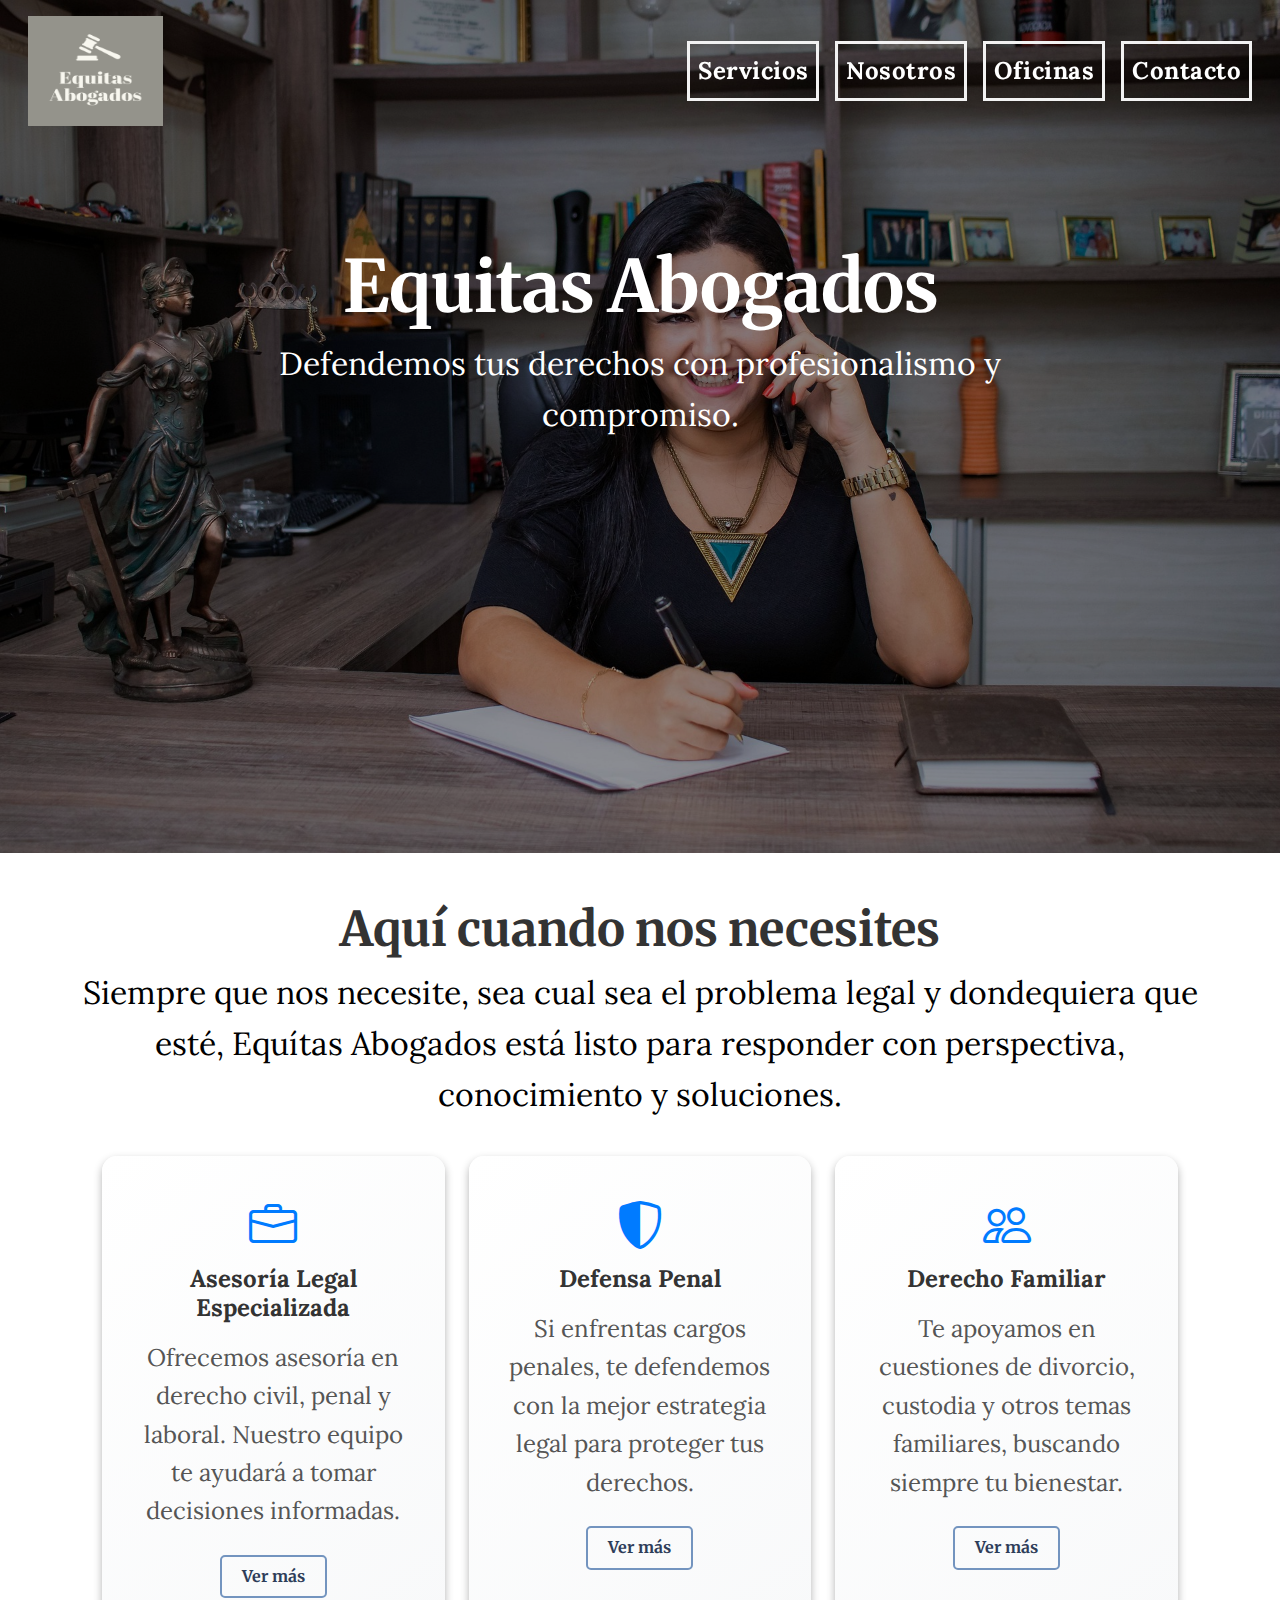
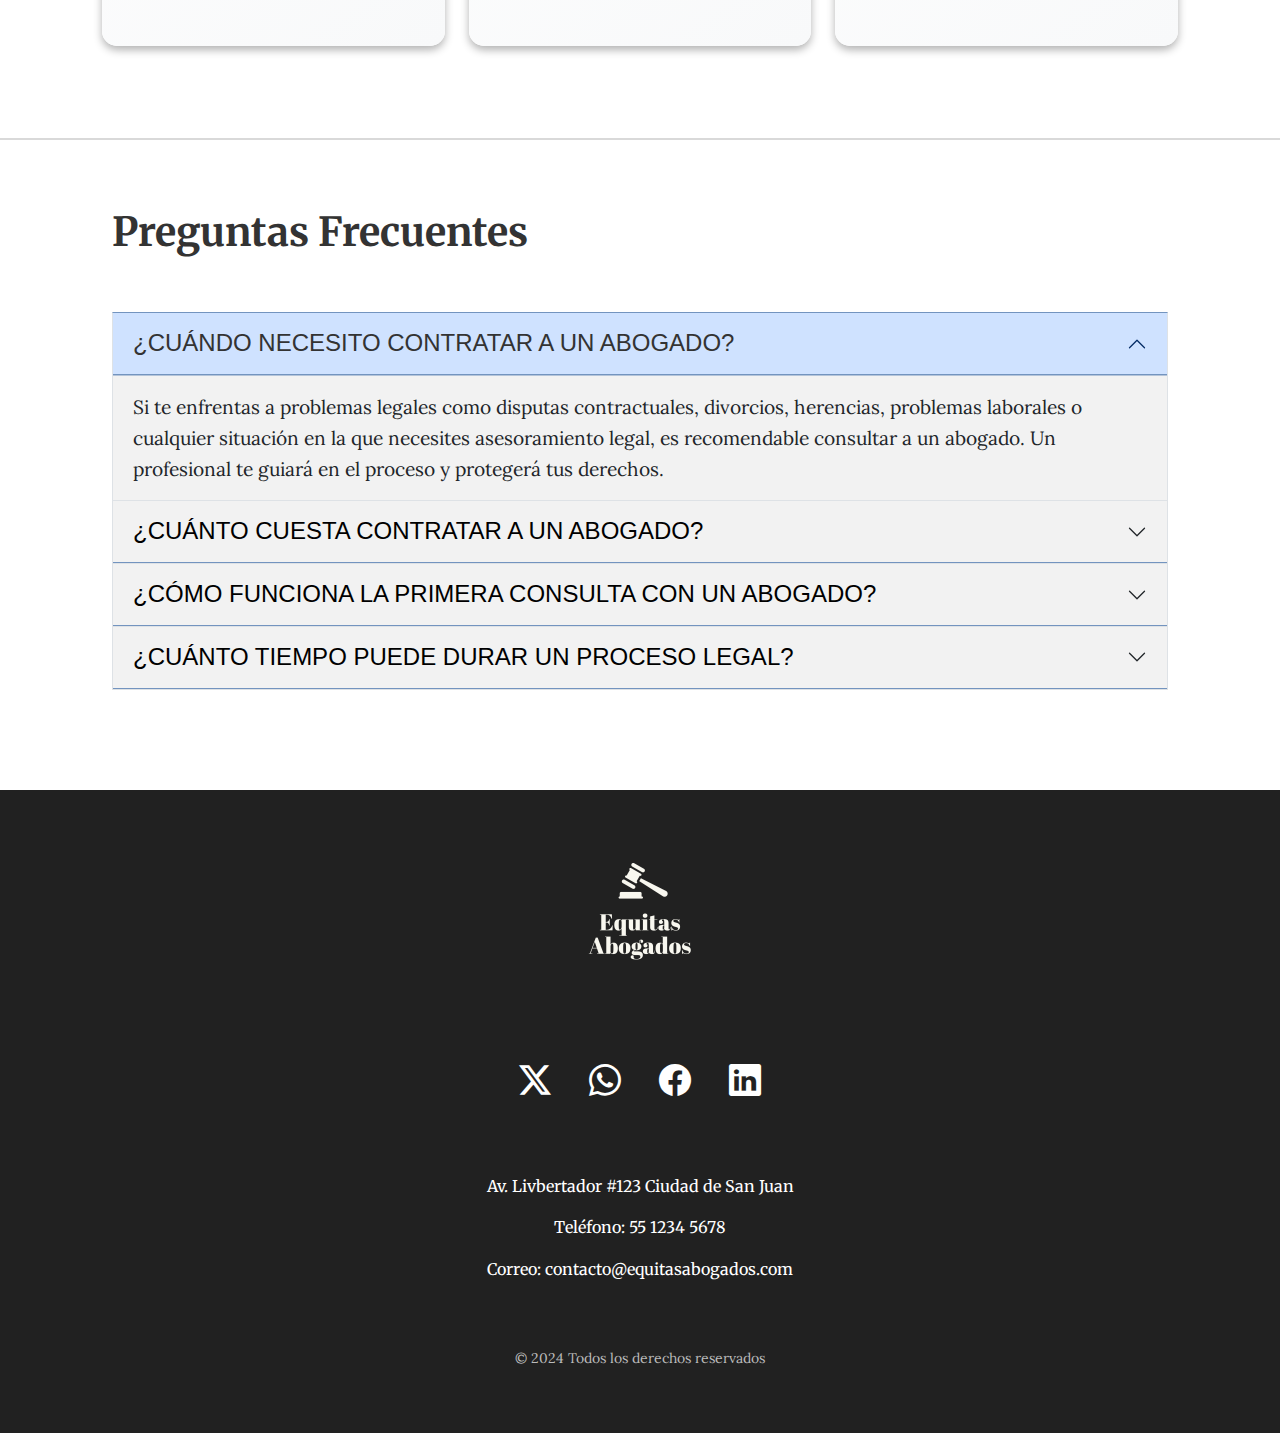
<file: index.html>
<!DOCTYPE html>
<html lang="es">
<head>
    <meta charset="UTF-8">
    
    <meta name="description" content="Vortelix">
    <meta name="viewport" content="width=device-width, initial-scale=1.0">
    <!-- Fuentes -->
    <link href="https://fonts.googleapis.com/css2?family=Lora:wght@400;700&family=Merriweather:wght@700&family=Montserrat:wght@600&family=Playfair+Display:ital,wght@1,400&display=swap" rel="stylesheet">

<!-- Bootstrap -->
    <link rel="stylesheet" href="https://cdn.jsdelivr.net/npm/bootstrap-icons@1.11.3/font/bootstrap-icons.min.css">
    <link href="https://cdn.jsdelivr.net/npm/bootstrap@5.3.3/dist/css/bootstrap.min.css" rel="stylesheet" integrity="sha384-QWTKZyjpPEjISv5WaRU9OFeRpok6YctnYmDr5pNlyT2bRjXh0JMhjY6hW+ALEwIH" crossorigin="anonymous">
    <!-- CSS -->
    <link rel="stylesheet" href="style.css">
    <title> Equitas Abogados</title>
    <!-- Favicon -->
    <link rel="icon" href="img/favicon.svg" type="image/x-icon">
</head>
<body>
    <!-- Navbar -->
    <nav class="navbar navbar-expand-lg position-absolute w-100 navbar-light  ">
        <div class="container-fluid">
            <button class="navbar-toggler" type="button" data-bs-toggle="collapse" data-bs-target="#navbar-toggler" aria-controls="navbarTogglerDemo01" aria-expanded="false" aria-label="Toggle navigation">
                <i class="bi bi-list text-white fs-1"></i>      
            </button>
          <a class="navbar-logo d-block d-md-none d-lg-none" href="index.html">
            <img src="img/Equitas Abogados-.png" alt="" class="icono-navbar" id="#logo">
          </a>
            <div class="collapse navbar-collapse" id="navbar-toggler">
                <a class="navbar-logo d-none d-lg-block" href="index.html">
                    <img src="img/Equitas Abogados-.png" alt="" class="icono-navbar" id="#logo">
                </a>
                
                <ul class="navbar-nav d-flex justify-content-center align-items-center gap-3">
                    
                    <li class="nav-item">
                        <a class="nav-link " aria-current="page" href="./servicios.html">Servicios</a>
                    </li>
                    
                    <li class="nav-item">
                        <a class="nav-link" href="./nosotros.html">Nosotros</a>
                    </li>

                    <li class="nav-item">
                        <a class="nav-link" href="./oficinas.html">Oficinas</a>
                    </li>

                    <li class="nav-item">
                        <a class="nav-link" href="./contacto.html">Contacto</a>
                    </li>
                </ul>
            </div>
        </div>
    </nav>
      
    <!-- Hero -->
     
    <section class="hero">
        
        <div id="carouselExampleAutoplaying" class="carousel slide" data-bs-ride="carousel">
            <div class="carousel-inner">
                <div class="carousel-item active">
                    <img src="img/foto-1.jpg" class="d-block w-100 carousel-img" alt="Imagen 1">
                    <div class="carousel-caption">
                        <h1>Equitas Abogados</h1>
                        <p>Defendemos tus derechos con profesionalismo y compromiso.</p>
                    </div>
                    <div class="carousel-overlay"></div>
                </div>
                <div class="carousel-item">
                    <img src="img/foto-2.jpg" class="d-block w-100 carousel-img" alt="Imagen 2">
                    <div class="carousel-caption">
                        <h1>Expertos en Derecho</h1>
                        <p>Más de 20 años de experiencia resolviendo casos con éxito.</p>
                    </div>
                    <div class="carousel-overlay"></div>
                </div>
                <div class="carousel-item">
                    <img src="img/foto-3.jpg" class="d-block w-100 carousel-img" alt="Imagen 3">
                    <div class="carousel-caption">
                        <h1>Consulta Gratuita</h1>
                        <p>Agenda tu cita y recibe asesoría personalizada.</p>  
                    </div>
                    <div class="carousel-overlay"></div>
                </div>
            </div>
        </div>
        
    </section>

    <!-- Planes -->
    <section class="py-5" id="servicios">
        <div class="container">
            <div class="row plan-cards">
                <div class="tit-servicio text-center">
                    <h1>Aquí cuando nos necesites</h1>
                    <p>Siempre que nos necesite, sea cual sea el problema legal y dondequiera que esté, Equítas Abogados está listo para responder con perspectiva, conocimiento y soluciones.</p>
                </div>
                <div class="row servicios">
                    <div class="col-12 col-lg-4 mb-4">
                        <div class="card h-100">
                            <div class="card-body text-center">
                                <i class="bi bi-briefcase"></i>
                                <h5 class="card-title">Asesoría Legal Especializada</h5>
                                <p class="card-text">Ofrecemos asesoría en derecho civil, penal y laboral. Nuestro equipo te ayudará a tomar decisiones informadas.</p>
                                <a href="#" class="card-link">Ver más</a>
                            </div>
                        </div>
                    </div>
                    <div class="col-12 col-lg-4 mb-4">
                        <div class="card h-100">
                            <div class="card-body text-center">
                                <i class="bi bi-shield-shaded"></i>
                                <h5 class="card-title">Defensa Penal</h5>
                                <p class="card-text">Si enfrentas cargos penales, te defendemos con la mejor estrategia legal para proteger tus derechos.</p>
                                <a href="#" class="card-link">Ver más</a>
                            </div>
                        </div>
                    </div>
                    <div class="col-12  col-lg-4 mb-4">
                        <div class="card h-100 medio">
                            <div class="card-body text-center">
                                <i class="bi bi-people"></i>
                                <h5 class="card-title">Derecho Familiar</h5>
                                <p class="card-text">Te apoyamos en cuestiones de divorcio, custodia y otros temas familiares, buscando siempre tu bienestar.</p>
                                <a href="#" class="card-link">Ver más </i>
                                </a>
                            </div>
                        </div>
                    </div>
                </div>
            </div>
        </div>
    </section>
    <!-- FAQ -->
     <section class="faq">
        <div class="container py-5">
            <h2>Preguntas Frecuentes</h2>
        </div>
        <div class="container">
            <div class="accordion" id="accordionExample">
                <div class="accordion-item">
                  <h2 class="accordion-header" id="headingOne">
                    <button class="accordion-button" type="button" data-bs-toggle="collapse" data-bs-target="#collapseOne" aria-expanded="true" aria-controls="collapseOne">
                        ¿Cuándo necesito contratar a un abogado?
                    </button>
                  </h2>
                  <div id="collapseOne" class="accordion-collapse collapse show" aria-labelledby="headingOne" data-bs-parent="#accordionExample">
                    <div class="accordion-body">
                        Si te enfrentas a problemas legales como disputas contractuales, divorcios, herencias, problemas laborales o cualquier situación en la que necesites asesoramiento legal, es recomendable consultar a un abogado. Un profesional te guiará en el proceso y protegerá tus derechos.
                    </div>
                  </div>
                </div>
                <div class="accordion-item">
                  <h2 class="accordion-header" id="headingTwo">
                    <button class="accordion-button collapsed" type="button" data-bs-toggle="collapse" data-bs-target="#collapseTwo" aria-expanded="false" aria-controls="collapseTwo">
                        ¿Cuánto cuesta contratar a un abogado?
                    </button>
                  </h2>
                  <div id="collapseTwo" class="accordion-collapse collapse" aria-labelledby="headingTwo" data-bs-parent="#accordionExample">
                    <div class="accordion-body">
                        El costo varía según la especialidad del caso, la complejidad y el tiempo que requiera. En nuestro bufete ofrecemos una consulta inicial para evaluar tu situación y brindarte un presupuesto transparente y detallado.
                    </div>
                  </div>
                </div>
                <div class="accordion-item">
                  <h2 class="accordion-header" id="headingThree">
                    <button class="accordion-button collapsed" type="button" data-bs-toggle="collapse" data-bs-target="#collapseThree" aria-expanded="false" aria-controls="collapseThree">
                        ¿Cómo funciona la primera consulta con un abogado?
                    </button>
                  </h2>
                  <div id="collapseThree" class="accordion-collapse collapse" aria-labelledby="headingThree" data-bs-parent="#accordionExample">
                    <div class="accordion-body">
                        En la primera consulta, analizamos tu caso, te explicamos las opciones legales disponibles y resolvemos tus dudas. Te recomendamos traer todos los documentos relevantes para que podamos brindarte la mejor asesoría posible.
                    </div>
                  </div>
                </div>
                <div class="accordion-item">
                    <h2 class="accordion-header" id="headingFour">
                      <button class="accordion-button collapsed" type="button" data-bs-toggle="collapse" data-bs-target="#collapseFour" aria-expanded="false" aria-controls="collapseFour">
                        ¿Cuánto tiempo puede durar un proceso legal?
                      </button>
                    </h2>
                    <div id="collapseFour" class="accordion-collapse collapse" aria-labelledby="headingFour" data-bs-parent="#accordionExample">
                      <div class="accordion-body">
                        La duración de un proceso depende del tipo de caso y la carga de trabajo del sistema judicial. Algunos casos pueden resolverse en semanas con un acuerdo extrajudicial, mientras que otros pueden tardar meses o años si requieren un juicio.
                      </div>
                    </div>
                </div>
              </div>
        </div>
     </section>

     
     
        
    </section>


      <!-- Footer -->
      <footer class="footer d-flex flex-column align-items-center justify-content-center gap-4 py-5">
        <img src="img/logo2.png" alt="Logo" id="logo" class="mb-4">
        <div class="iconos-redes-sociales d-flex flex-wrap align-items-center justify-content-center mb-4">
            <a href="https://x.com" target="_blank">
                <i class="bi bi-twitter-x"></i>
            </a>
            <a href="https://www.instagram.com/" target="_blank">
                <i class="bi bi-whatsapp"></i>
            </a>
            <a href="https://www.facebook.com/" target="_blank">
                <i class="bi bi-facebook"></i>
            </a>
            <a href="https://www.linkedin.com/" target="_blank">
                <i class="bi bi-linkedin"></i>
            </a>
        </div>
        <div class="info text-center">
            <p>Av. Livbertador #123 Ciudad de San Juan</p>
            <p>Teléfono: 55 1234 5678</p>
            <p>Correo: contacto@equitasabogados.com</p>
        </div>
        <div class="derechos-autor text-center mt-4">
            <p>&#169; 2024 Todos los derechos reservados</p>
        </div>
    </footer>
    
    
    
    
    <script>
        document.addEventListener("DOMContentLoaded", function () {
            window.addEventListener("scroll", function () {
                let navbar = document.querySelector(".navbar");
                console.log("Scroll detectado: " + window.scrollY); // Ver si el evento se activa
                if (window.scrollY > 50) {
                    navbar.classList.add("scrolled");
                    console.log("Clase agregada");
                } else {
                    navbar.classList.remove("scrolled");
                    console.log("Clase eliminada");
                }
            });
        });
    </script>

    <script src="https://cdn.jsdelivr.net/npm/bootstrap@5.3.3/dist/js/bootstrap.bundle.min.js" integrity="sha384-YvpcrYf0tY3lHB60NNkmXc5s9fDVZLESaAA55NDzOxhy9GkcIdslK1eN7N6jIeHz" crossorigin="anonymous">
    </script>
    
   
   


    



</body>
</html>
</file>
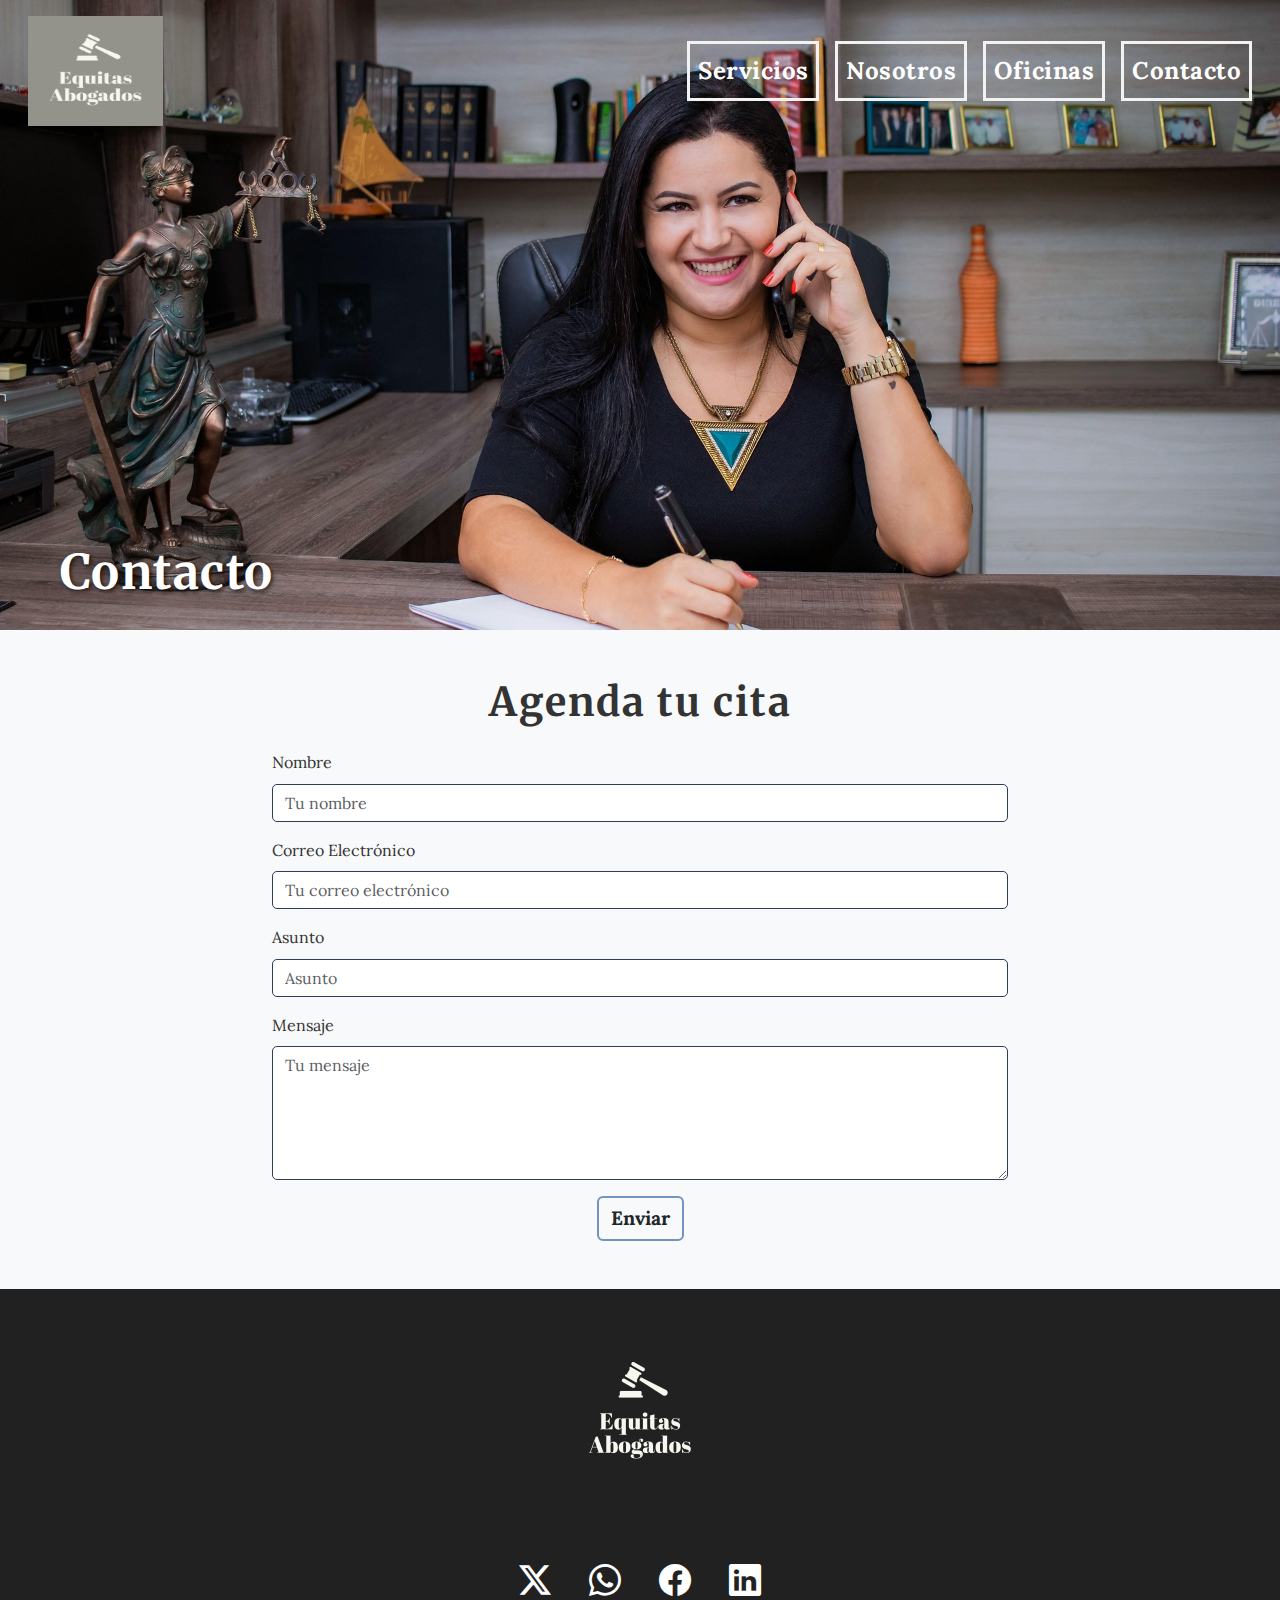
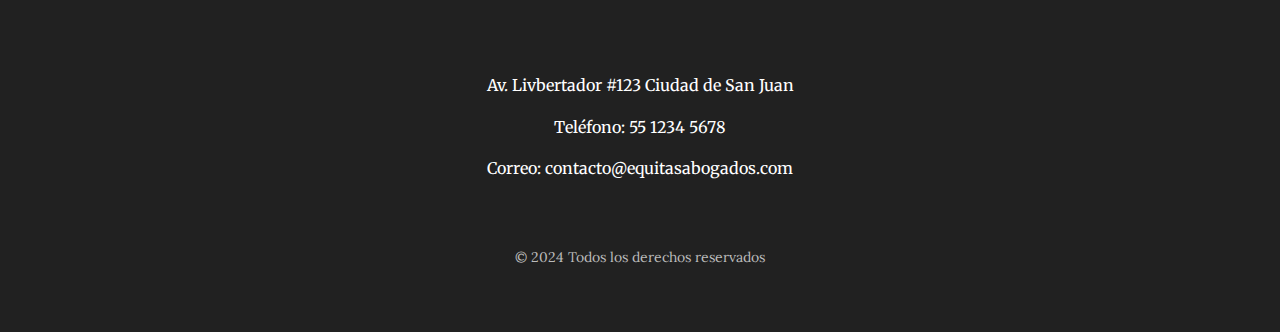
<file: contacto.html>
<!DOCTYPE html>
<html lang="en">
<head>
    <meta charset="UTF-8">
    <meta name="viewport" content="width=device-width, initial-scale=1.0">
    <!-- Fuentes -->
    <link href="https://fonts.googleapis.com/css2?family=Lora:wght@400;700&family=Merriweather:wght@700&family=Montserrat:wght@600&family=Playfair+Display:ital,wght@1,400&display=swap" rel="stylesheet">

    <!-- Bootstrap -->
    <link rel="stylesheet" href="https://cdn.jsdelivr.net/npm/bootstrap-icons@1.11.3/font/bootstrap-icons.min.css">
    <link href="https://cdn.jsdelivr.net/npm/bootstrap@5.3.3/dist/css/bootstrap.min.css" rel="stylesheet" integrity="sha384-QWTKZyjpPEjISv5WaRU9OFeRpok6YctnYmDr5pNlyT2bRjXh0JMhjY6hW+ALEwIH" crossorigin="anonymous">
    <!-- CSS -->
    <link rel="stylesheet" href="style.css">
    <title> Equitas Abogados</title>
    <!-- Favicon -->
    <link rel="icon" href="img/favicon.svg" type="image/x-icon">
</head>
<body>
    
    <!-- Navbar -->
    <nav class="navbar navbar-expand-lg position-absolute w-100 navbar-light  ">
        <div class="container-fluid">
            <button class="navbar-toggler" type="button" data-bs-toggle="collapse" data-bs-target="#navbar-toggler" aria-controls="navbarTogglerDemo01" aria-expanded="false" aria-label="Toggle navigation">
                <i class="bi bi-list text-white fs-1"></i>      
            </button>
          <a class="navbar-logo d-block d-md-none d-lg-none" href="index.html">
            <img src="img/Equitas Abogados-.png" alt="" class="icono-navbar" id="#logo">
          </a>
            <div class="collapse navbar-collapse" id="navbar-toggler">
                <a class="navbar-logo d-none d-lg-block" href="index.html">
                    <img src="img/Equitas Abogados-.png" alt="" class="icono-navbar" id="#logo">
                </a>
                
                <ul class="navbar-nav d-flex justify-content-center align-items-center gap-3">
                    
                    <li class="nav-item">
                        <a class="nav-link " aria-current="page" href="./servicios.html">Servicios</a>
                    </li>
                    
                    <li class="nav-item">
                        <a class="nav-link" href="./nosotros.html">Nosotros</a>
                    </li>

                    <li class="nav-item">
                        <a class="nav-link" href="./oficinas.html">Oficinas</a>
                    </li>

                    <li class="nav-item">
                        <a class="nav-link" href="./contacto.html">Contacto</a>
                    </li>
                </ul>
            </div>
        </div>
    </nav>
    
    <!-- Hero -->
    <section class="hero2">
        <div class="banner">
            <img src="img/foto-1.jpg" alt="hero-img" class="hero-img">
            <h1 class="hero-title">Contacto</h1>
        </div>
    </section>

    
    <!-- Formulario de contacto -->
        <section class="contact-form-section py-5">
            <div class="container">
                <div class="row justify-content-center">
                    <div class="col-md-8">
                        <h2 class="text-center mb-4">Agenda tu cita</h2>
                        <form>
                            <div class="mb-3">
                                <label for="name" class="form-label">Nombre</label>
                                <input type="text" class="form-control" id="name" placeholder="Tu nombre">
                            </div>
                            <div class="mb-3">
                                <label for="email" class="form-label">Correo Electrónico</label>
                                <input type="email" class="form-control" id="email" placeholder="Tu correo electrónico">
                            </div>
                            <div class="mb-3">
                                <label for="subject" class="form-label">Asunto</label>
                                <input type="text" class="form-control" id="subject" placeholder="Asunto">
                            </div>
                            <div class="mb-3">
                                <label for="message" class="form-label">Mensaje</label>
                                <textarea class="form-control" id="message" rows="5" placeholder="Tu mensaje"></textarea>
                            </div>
                            <div class="text-center boton">
                                <button type="submit" class="btn">Enviar</button>
                            </div>
                        </form>
                    </div>
                </div>
            </div>
        </section>

    <!-- Footer -->
    <footer class="footer d-flex flex-column align-items-center justify-content-center gap-4 py-5">
        <img src="img/logo2.png" alt="Logo" id="logo" class="mb-4">
        <div class="iconos-redes-sociales d-flex flex-wrap align-items-center justify-content-center mb-4">
            <a href="https://x.com" target="_blank">
                <i class="bi bi-twitter-x"></i>
            </a>
            <a href="https://www.instagram.com/" target="_blank">
                <i class="bi bi-whatsapp"></i>
            </a>
            <a href="https://www.facebook.com/" target="_blank">
                <i class="bi bi-facebook"></i>
            </a>
            <a href="https://www.linkedin.com/" target="_blank">
                <i class="bi bi-linkedin"></i>
            </a>
        </div>
        <div class="info text-center">
            <p>Av. Livbertador #123 Ciudad de San Juan</p>
            <p>Teléfono: 55 1234 5678</p>
            <p>Correo: contacto@equitasabogados.com</p>
        </div>
        <div class="derechos-autor text-center mt-4">
            <p>&#169; 2024 Todos los derechos reservados</p>
        </div>
    </footer>

    <script>
        document.addEventListener("DOMContentLoaded", function () {
            window.addEventListener("scroll", function () {
                let navbar = document.querySelector(".navbar");
                if (window.scrollY > 50) {
                    navbar.classList.add("scrolled");
                } else {
                    navbar.classList.remove("scrolled");
                }
            });
        });
    </script>

    <script src="https://cdn.jsdelivr.net/npm/bootstrap@5.3.3/dist/js/bootstrap.bundle.min.js" integrity="sha384-YvpcrYf0tY3lHB60NNkmXc5s9fDVZLESaAA55NDzOxhy9GkcIdslK1eN7N6jIeHz" crossorigin="anonymous">
    </script>
</body>
</html>
</file>
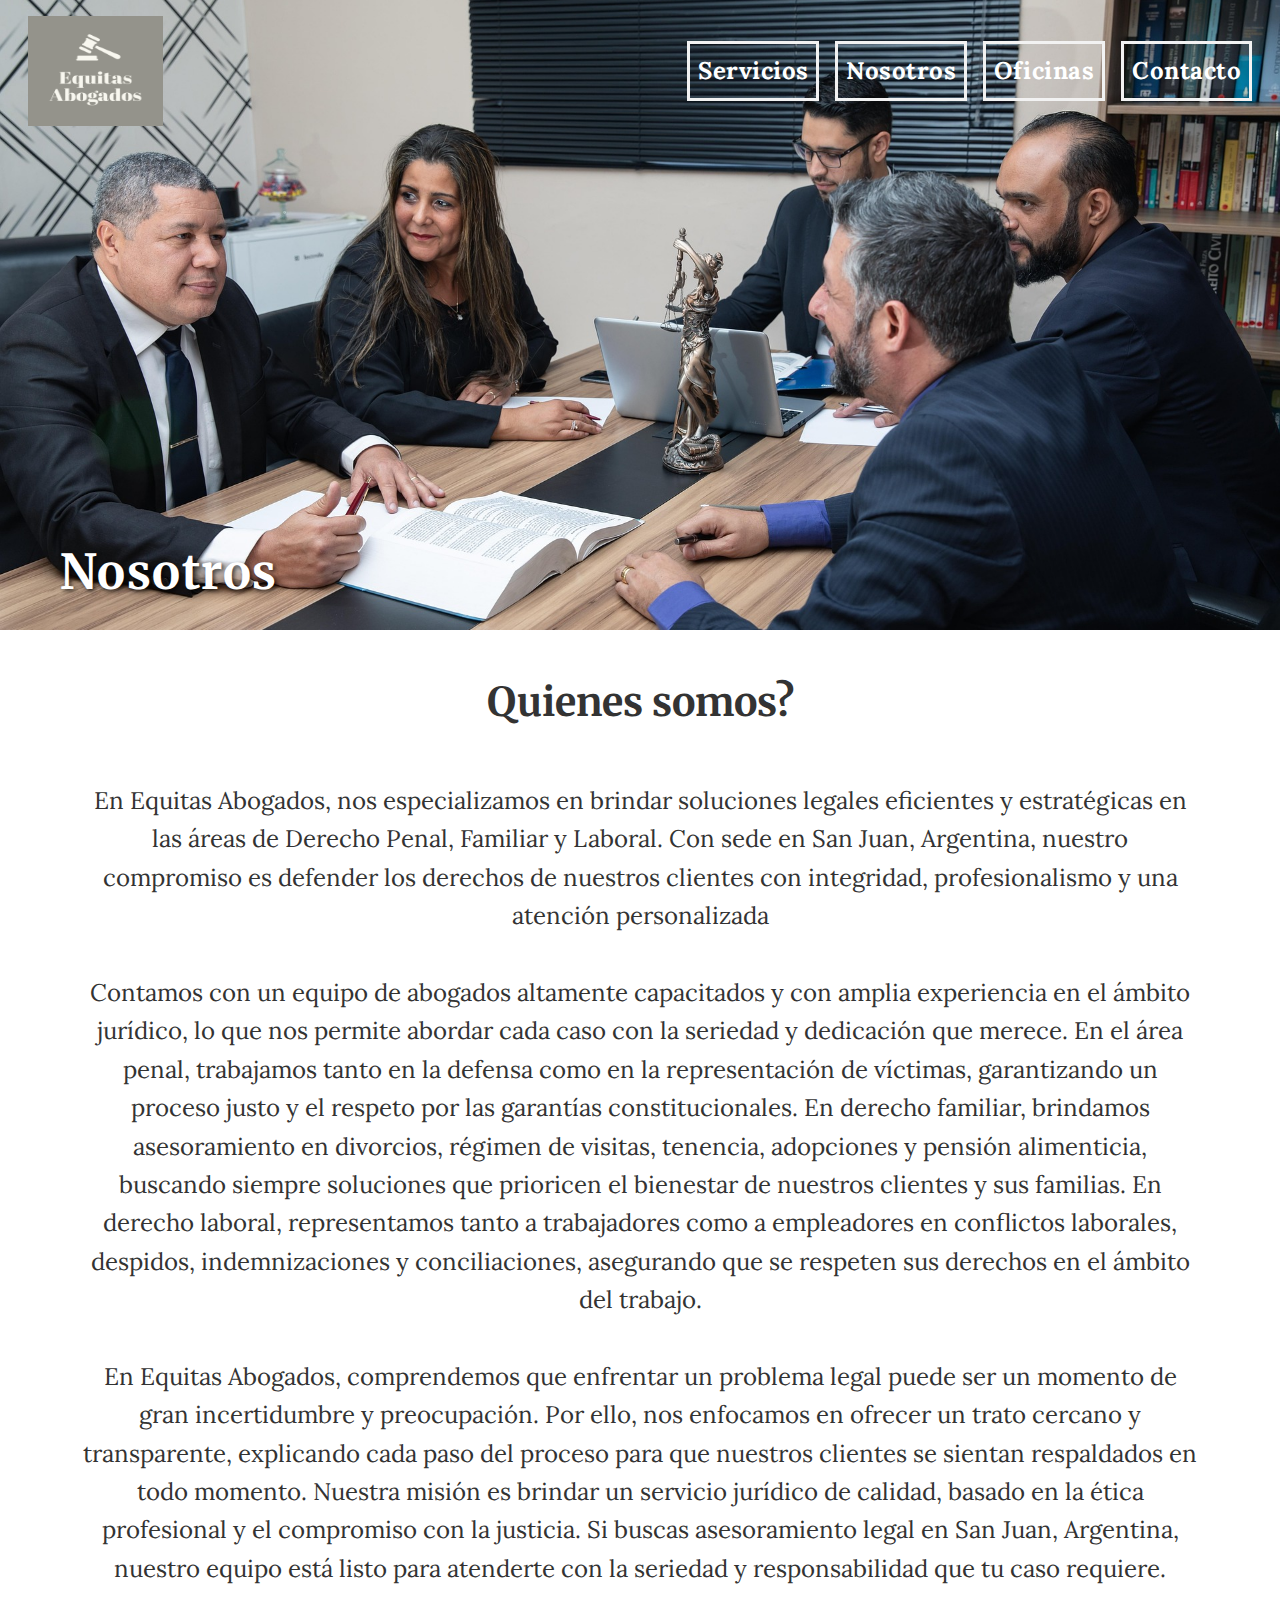
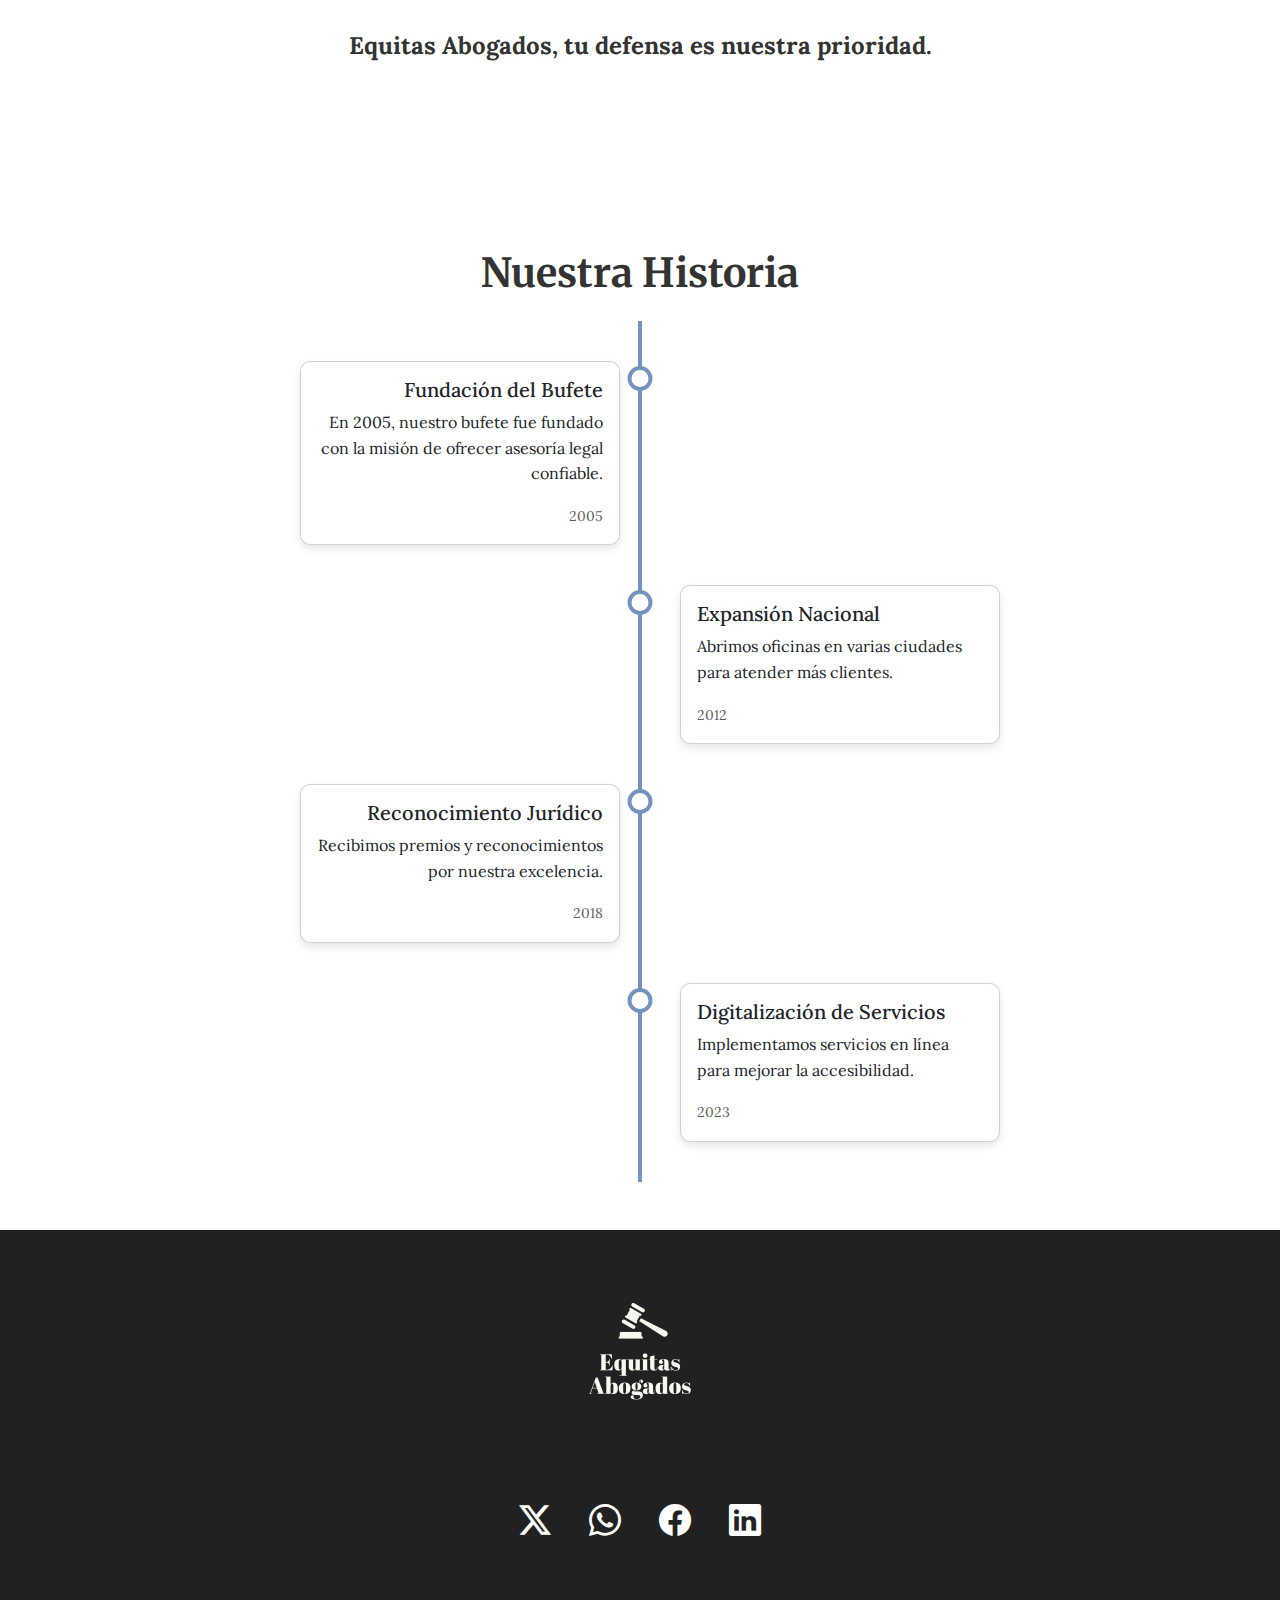
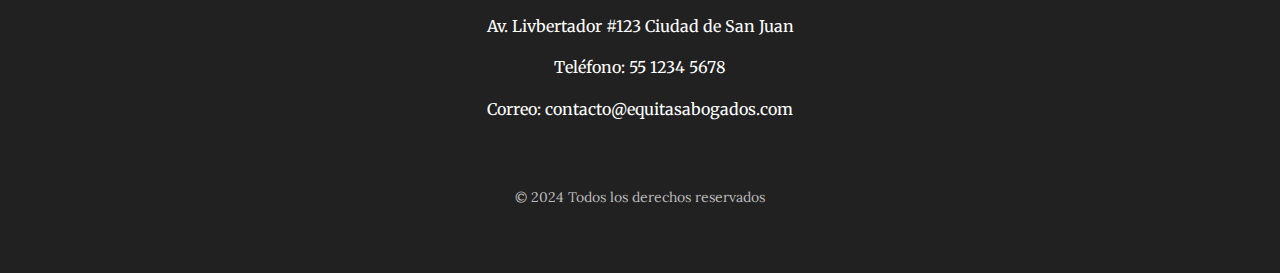
<file: nosotros.html>
<!DOCTYPE html>
<html lang="en">
<head>
    <meta charset="UTF-8">
    <meta name="viewport" content="width=device-width, initial-scale=1.0">
    <!-- Fuentes -->
    <link href="https://fonts.googleapis.com/css2?family=Lora:wght@400;700&family=Merriweather:wght@700&family=Montserrat:wght@600&family=Playfair+Display:ital,wght@1,400&display=swap" rel="stylesheet">

    <!-- Bootstrap -->
    <link rel="stylesheet" href="https://cdn.jsdelivr.net/npm/bootstrap-icons@1.11.3/font/bootstrap-icons.min.css">
    <link href="https://cdn.jsdelivr.net/npm/bootstrap@5.3.3/dist/css/bootstrap.min.css" rel="stylesheet" integrity="sha384-QWTKZyjpPEjISv5WaRU9OFeRpok6YctnYmDr5pNlyT2bRjXh0JMhjY6hW+ALEwIH" crossorigin="anonymous">
    <!-- CSS -->
    <link rel="stylesheet" href="style.css">
    <title> Equitas Abogados</title>
    <!-- Favicon -->
    <link rel="icon" href="img/favicon.svg" type="image/x-icon">

</head>
<body>
    <!-- Navbar -->
    <nav class="navbar navbar-expand-lg position-absolute w-100 navbar-light  ">
        <div class="container-fluid">
            <button class="navbar-toggler" type="button" data-bs-toggle="collapse" data-bs-target="#navbar-toggler" aria-controls="navbarTogglerDemo01" aria-expanded="false" aria-label="Toggle navigation">
                <i class="bi bi-list text-white fs-1"></i>      
            </button>
          <a class="navbar-logo d-block d-md-none d-lg-none" href="index.html">
            <img src="img/Equitas Abogados-.png" alt="" class="icono-navbar" id="#logo">
          </a>
            <div class="collapse navbar-collapse" id="navbar-toggler">
                <a class="navbar-logo d-none d-lg-block" href="index.html">
                    <img src="img/Equitas Abogados-.png" alt="" class="icono-navbar" id="#logo">
                </a>
                
                <ul class="navbar-nav d-flex justify-content-center align-items-center gap-3">
                    
                    <li class="nav-item">
                        <a class="nav-link " aria-current="page" href="./servicios.html">Servicios</a>
                    </li>
                    
                    <li class="nav-item">
                        <a class="nav-link" href="./nosotros.html">Nosotros</a>
                    </li>

                    <li class="nav-item">
                        <a class="nav-link" href="./oficinas.html">Oficinas</a>
                    </li>

                    <li class="nav-item">
                        <a class="nav-link" href="./contacto.html">Contacto</a>
                    </li>
                </ul>
            </div>
        </div>
    </nav>
    <section class="hero2">
       
        <div class="container">
            <div class="banner">
                <img src="img/foto-3.jpg" alt="hero-img" class="hero-img">
                <h1 class="hero-title">Nosotros</h1>
            </div>
        </div>
        
    </section>

    <section class="nosotros">
        <div class="container py-5">
        <h1 class="text-center">Quienes somos?</h1>
        <p class="fs-4 py-5 text-center"> En Equitas Abogados, nos especializamos en brindar soluciones legales eficientes y estratégicas en las áreas de Derecho Penal, Familiar y Laboral. Con sede en San Juan, Argentina, nuestro compromiso es defender los derechos de nuestros clientes con integridad, profesionalismo y una atención personalizada <br> <br>
            Contamos con un equipo de abogados altamente capacitados y con amplia experiencia en el ámbito jurídico, lo que nos permite abordar cada caso con la seriedad y dedicación que merece. En el área penal, trabajamos tanto en la defensa como en la representación de víctimas, garantizando un proceso justo y el respeto por las garantías constitucionales. En derecho familiar, brindamos asesoramiento en divorcios, régimen de visitas, tenencia, adopciones y pensión alimenticia, buscando siempre soluciones que prioricen el bienestar de nuestros clientes y sus familias. En derecho laboral, representamos tanto a trabajadores como a empleadores en conflictos laborales, despidos, indemnizaciones y conciliaciones, asegurando que se respeten sus derechos en el ámbito del trabajo. <br> <br>
            En Equitas Abogados, comprendemos que enfrentar un problema legal puede ser un momento de gran incertidumbre y preocupación. Por ello, nos enfocamos en ofrecer un trato cercano y transparente, explicando cada paso del proceso para que nuestros clientes se sientan respaldados en todo momento. Nuestra misión es brindar un servicio jurídico de calidad, basado en la ética profesional y el compromiso con la justicia.
            Si buscas asesoramiento legal en San Juan, Argentina, nuestro equipo está listo para atenderte con la seriedad y responsabilidad que tu caso requiere. <br> <br> <strong> Equitas Abogados, tu defensa es nuestra prioridad.</strong> </p>
        </div>
    </section>

    <section class="container-fluid">
        <div class="container py-5">
            <h2 class="text-center my-4">Nuestra Historia</h2>
            <div class="timeline">
                <div class="timeline-item d-flex">
                    <div class="card timeline-card">
                        <div class="card-body">
                            <h5 class="card-title">Fundación del Bufete</h5>
                            <p class="card-text">En 2005, nuestro bufete fue fundado con la misión de ofrecer asesoría legal confiable.</p>
                            <small class="text-muted">2005</small>
                        </div>
                    </div>
                </div>
                <div class="timeline-item">
                    <div class="card timeline-card">
                        <div class="card-body">
                            <h5 class="card-title">Expansión Nacional</h5>
                            <p class="card-text">Abrimos oficinas en varias ciudades para atender más clientes.</p>
                            <small class="text-muted">2012</small>
                        </div>
                    </div>
                </div>
                <div class="timeline-item">
                    <div class="card timeline-card">
                        <div class="card-body">
                            <h5 class="card-title">Reconocimiento Jurídico</h5>
                            <p class="card-text">Recibimos premios y reconocimientos por nuestra excelencia.</p>
                            <small class="text-muted">2018</small>
                        </div>
                    </div>
                </div>
                <div class="timeline-item">
                    <div class="card timeline-card">
                        <div class="card-body">
                            <h5 class="card-title">Digitalización de Servicios</h5>
                            <p class="card-text">Implementamos servicios en línea para mejorar la accesibilidad.</p>
                            <small class="text-muted">2023</small>
                        </div>
                    </div>
                </div>
            </div>
        </div>
    </section>

    <!-- Footer -->
    <footer class="footer d-flex flex-column align-items-center justify-content-center gap-4 py-5">
        <img src="img/logo2.png" alt="Logo" id="logo" class="mb-4">
        <div class="iconos-redes-sociales d-flex flex-wrap align-items-center justify-content-center mb-4">
            <a href="https://x.com" target="_blank">
                <i class="bi bi-twitter-x"></i>
            </a>
            <a href="https://www.instagram.com/" target="_blank">
                <i class="bi bi-whatsapp"></i>
            </a>
            <a href="https://www.facebook.com/" target="_blank">
                <i class="bi bi-facebook"></i>
            </a>
            <a href="https://www.linkedin.com/" target="_blank">
                <i class="bi bi-linkedin"></i>
            </a>
        </div>
        <div class="info text-center">
            <p>Av. Livbertador #123 Ciudad de San Juan</p>
            <p>Teléfono: 55 1234 5678</p>
            <p>Correo: contacto@equitasabogados.com</p>
        </div>
        <div class="derechos-autor text-center mt-4">
            <p>&#169; 2024 Todos los derechos reservados</p>
        </div>
    </footer>

    <script>
        document.addEventListener("DOMContentLoaded", function () {
            window.addEventListener("scroll", function () {
                let navbar = document.querySelector(".navbar");
                console.log("Scroll detectado: " + window.scrollY); // Ver si el evento se activa
                if (window.scrollY > 50) {
                    navbar.classList.add("scrolled");
                    console.log("Clase agregada");
                } else {
                    navbar.classList.remove("scrolled");
                    console.log("Clase eliminada");
                }
            });
        });
    </script>

    <script src="https://cdn.jsdelivr.net/npm/bootstrap@5.3.3/dist/js/bootstrap.bundle.min.js" integrity="sha384-YvpcrYf0tY3lHB60NNkmXc5s9fDVZLESaAA55NDzOxhy9GkcIdslK1eN7N6jIeHz" crossorigin="anonymous">
    </script>
</body>
</html>
</file>
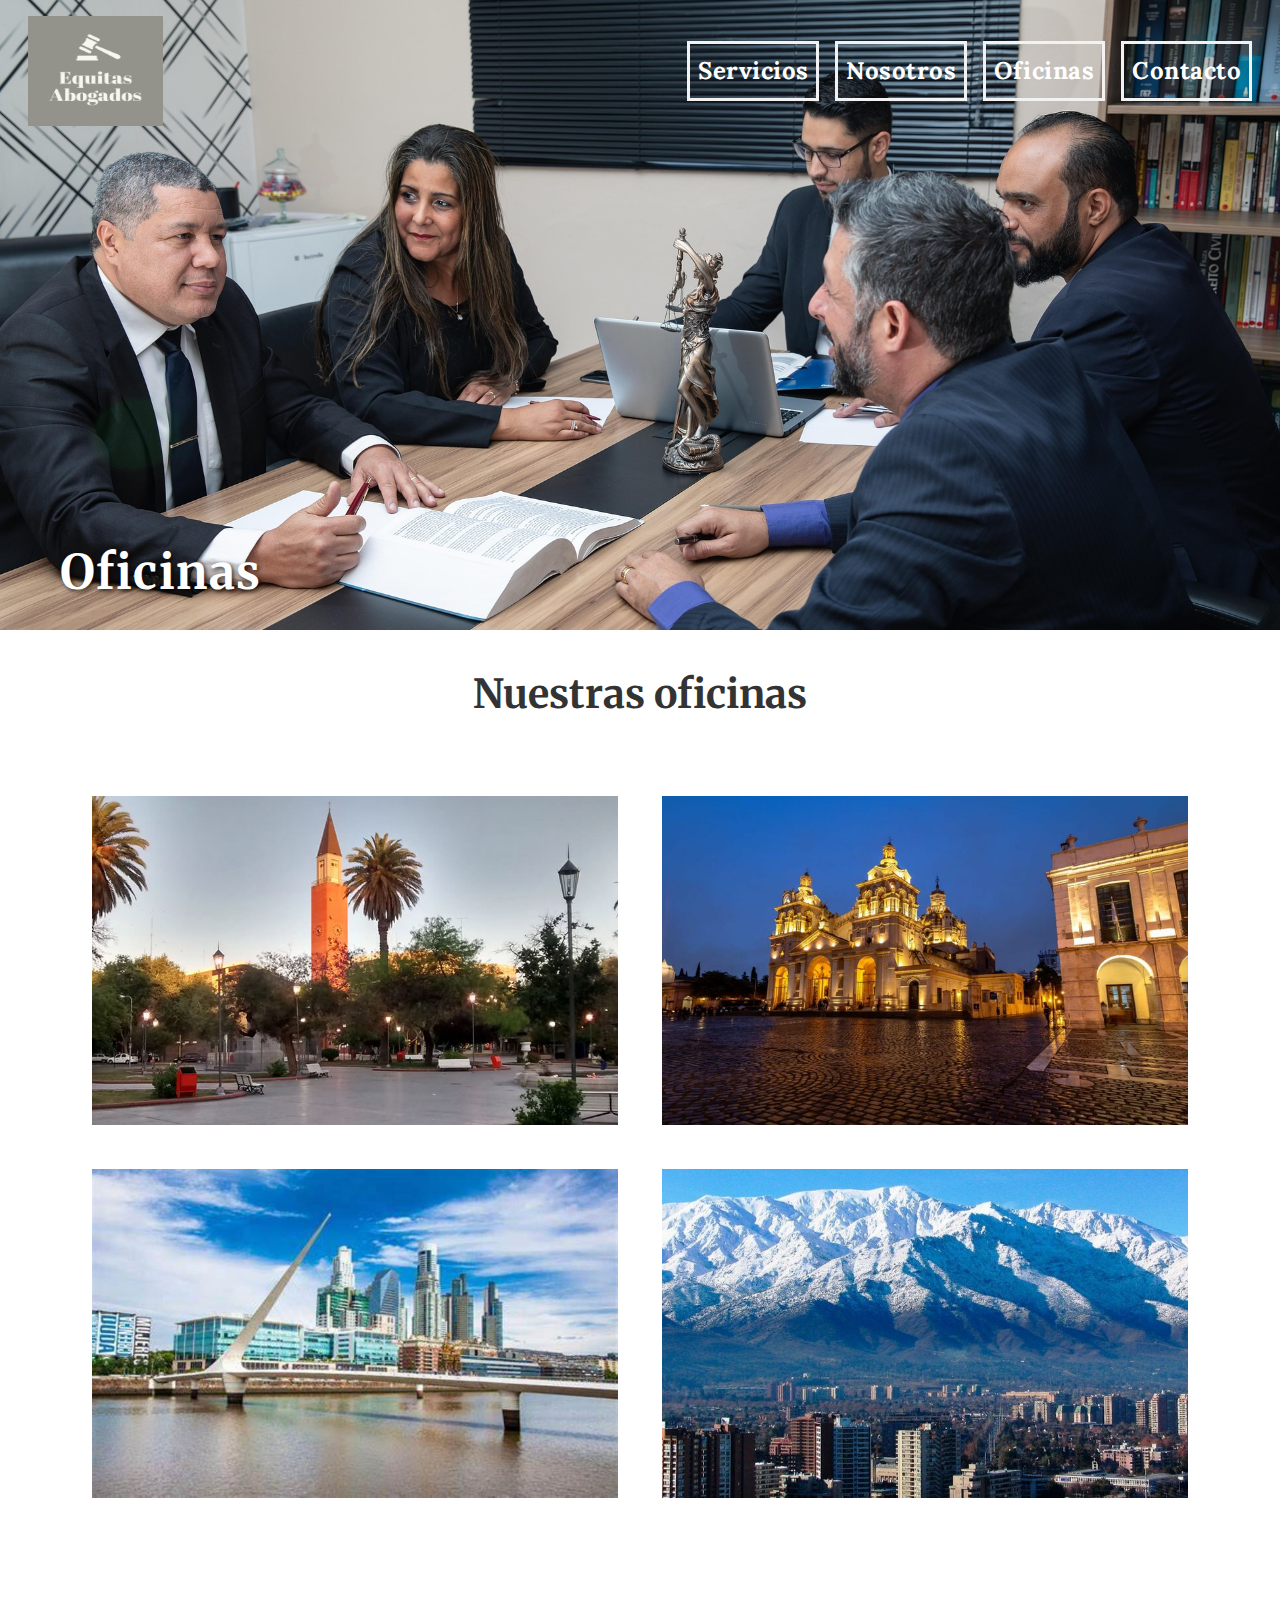
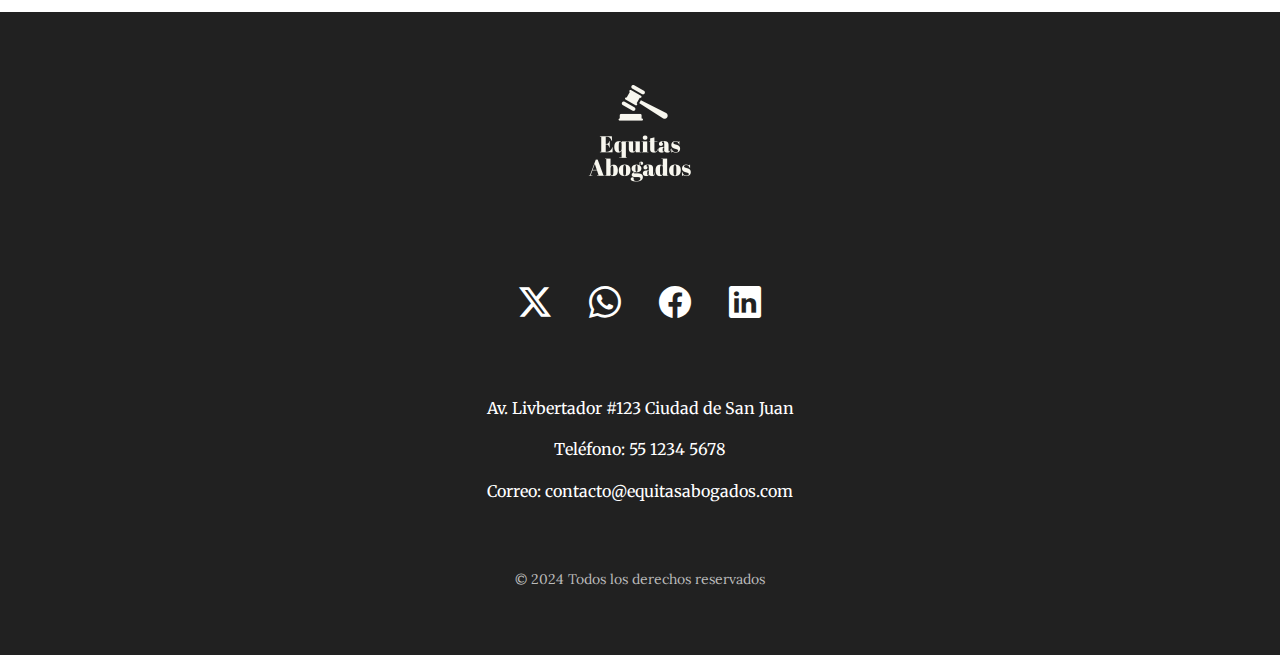
<file: oficinas.html>
<!DOCTYPE html>
<html lang="en">
<head>
    <meta charset="UTF-8">
    <meta name="viewport" content="width=device-width, initial-scale=1.0">
    <!-- Fuentes -->
    <link href="https://fonts.googleapis.com/css2?family=Lora:wght@400;700&family=Merriweather:wght@700&family=Montserrat:wght@600&family=Playfair+Display:ital,wght@1,400&display=swap" rel="stylesheet">

<!-- Bootstrap -->
    <link rel="stylesheet" href="https://cdn.jsdelivr.net/npm/bootstrap-icons@1.11.3/font/bootstrap-icons.min.css">
    <link href="https://cdn.jsdelivr.net/npm/bootstrap@5.3.3/dist/css/bootstrap.min.css" rel="stylesheet" integrity="sha384-QWTKZyjpPEjISv5WaRU9OFeRpok6YctnYmDr5pNlyT2bRjXh0JMhjY6hW+ALEwIH" crossorigin="anonymous">
    <!-- CSS -->
    <link rel="stylesheet" href="style.css">
    <title> Equitas Abogados</title>
    <!-- Favicon -->
    <link rel="icon" href="img/favicon.svg" type="image/x-icon">
</head>
<body>
    <!-- Navbar -->
    <nav class="navbar navbar-expand-lg position-absolute w-100 navbar-light  ">
        <div class="container-fluid">
            <button class="navbar-toggler" type="button" data-bs-toggle="collapse" data-bs-target="#navbar-toggler" aria-controls="navbarTogglerDemo01" aria-expanded="false" aria-label="Toggle navigation">
                <i class="bi bi-list text-white fs-1"></i>      
            </button>
          <a class="navbar-logo d-block d-md-none d-lg-none" href="index.html">
            <img src="img/Equitas Abogados-.png" alt="" class="icono-navbar" id="#logo">
          </a>
            <div class="collapse navbar-collapse" id="navbar-toggler">
                <a class="navbar-logo d-none d-lg-block" href="index.html">
                    <img src="img/Equitas Abogados-.png" alt="" class="icono-navbar" id="#logo">
                </a>
                
                <ul class="navbar-nav d-flex justify-content-center align-items-center gap-3">
                    
                    <li class="nav-item">
                        <a class="nav-link " aria-current="page" href="./servicios.html">Servicios</a>
                    </li>
                    
                    <li class="nav-item">
                        <a class="nav-link" href="./nosotros.html">Nosotros</a>
                    </li>

                    <li class="nav-item">
                        <a class="nav-link" href="./oficinas.html">Oficinas</a>
                    </li>

                    <li class="nav-item">
                        <a class="nav-link" href="./contacto.html">Contacto</a>
                    </li>
                </ul>
            </div>
        </div>
    </nav>

    <section class="hero2">
       
        <div class="container">
            <div class="banner">
                <img src="img/foto-3.jpg" alt="hero-img" class="hero-img">
                <h1 class="hero-title">Oficinas</h1>
            </div>
        </div>
        
    </section>

    <!--- Oficinas -->

    <section class="oficinas d-flex flex-column" id="oficinas">
        <h2 class="">Nuestras oficinas</h2>
        
        <div class="container text-center proyectos-contenedor">
            <div class="row">
                
                <div class="col-12 col-md-6 mb-4">
                    <div class="proyecto">
                        <img src="img/oficina-1.jpeg" alt="primer proyecto">
                        <div class="overlay">
                            <p>San Juan, Capital</p>
                            <div class="iconos-contenedor">
                                <a href="#" data-bs-toggle="modal" data-bs-target="#modalProyecto1"><i class="bi bi-info-circle"></i></a>
                            </div>
                        </div>
                    </div>
                </div>
                <div class="col-12 col-md-6 mb-4">
                    <div class="proyecto">
                        <img src="img/oficina-2.jpeg" alt="primer proyecto">
                        <div class="overlay">
                            <p>Nueva Cordoba, Cordoba</p>
                            <div class="iconos-contenedor">
                                <a href="#" data-bs-toggle="modal" data-bs-target="#modalProyecto2"><i class="bi bi-info-circle"></i></a>
                            </div>
                        </div>
                    </div>
                </div>
                <div class="col-12 col-md-6 mb-4">
                    <div class="proyecto">
                        <img src="img/oficina-3.jpeg" alt="primer proyecto">
                        <div class="overlay">
                            <p>Puerto Madero, Buenos Aires</p>
                            <div class="iconos-contenedor">
                                <a href="#" data-bs-toggle="modal" data-bs-target="#modalProyecto3"><i class="bi bi-info-circle"></i></a>
                            </div>
                        </div>
                    </div>
                </div>
                
                <div class="col-12 col-md-6 mb-4">
                    <div class="proyecto">
                        <img src="img/oficina-4.jpeg" alt="primer proyecto">
                        <div class="overlay">
                            <p>Mendoza, Capital</p>
                            <div class="iconos-contenedor">
                                <a href="#" data-bs-toggle="modal" data-bs-target="#modalProyecto4"><i class="bi bi-info-circle"></i></a>
                            </div>
                        </div>
                    </div>
                </div>
                
            </div>
        </div>
    </section>
    
    <!-- Modales -->
    <!-- Modal Oficina 1 -->
    <div class="modal fade" id="modalProyecto1" tabindex="-1" aria-labelledby="modalProyecto1Label" aria-hidden="true">
        <div class="modal-dialog">
            <div class="modal-content">
                <div class="modal-header">
                    <h5 class="modal-title fs-3" id="modalProyecto1Label">San Juan, Capital</h5>
                </div>
                <div class="modal-body">
                    <p class="fs-6"><i class="bi bi-geo-alt fs-5"></i> Nos encontramos en Mendoza Sur 322, San Juan</p>
                    <p><i class="bi bi-telephone"></i> +54 2645000824</p>
                    <div class="container">
                        <iframe src="https://www.google.com/maps/embed?pb=!1m14!1m12!1m3!1d11438.067630035674!2d-68.52701999712323!3d-31.536301620303135!2m3!1f0!2f0!3f0!3m2!1i1024!2i768!4f13.1!5e0!3m2!1ses!2sar!4v1740164197142!5m2!1ses!2sar" width="400" height="300" style="border:0;" allowfullscreen="" loading="lazy" referrerpolicy="no-referrer-when-downgrade"></iframe>
                    </div>
                </div>
                <div class="modal-footer">
                    <button type="button" class="btn btn-secondary" data-bs-dismiss="modal">Cerrar</button>
                </div>
            </div>
        </div>
    </div>
    
    <!-- Modal Oficina 2 -->
    <div class="modal fade" id="modalProyecto2" tabindex="-1" aria-labelledby="modalProyecto2Label" aria-hidden="true">
        <div class="modal-dialog">
            <div class="modal-content">
                <div class="modal-header">
                    <h5 class="modal-title fs-3" id="modalProyecto2Label">Nueva Córdoba,  Córdoba</h5>
                    
                </div>
                <div class="modal-body">
                    <p class="fs-6">
                        <i class="bi bi-geo-alt fs-5"></i> Nos encontramos en Obispo Oro 259, Córdoba
                    </p>
                    <p><i class="bi bi-telephone"></i> +54 2645000824</p> 
                    <div class="container">
                        <iframe src="https://www.google.com/maps/embed?pb=!1m18!1m12!1m3!1d2024.3769423481308!2d-64.18586531502282!3d-31.425623503934084!2m3!1f0!2f0!3f0!3m2!1i1024!2i768!4f13.1!3m3!1m2!1s0x9432a28fcfe9d113%3A0xa6618a7335631c50!2sObispo%20Oro%20259%2C%20X5000%20C%C3%B3rdoba!5e0!3m2!1ses!2sar!4v1740164392054!5m2!1ses!2sar" width="400" height="300" style="border:0;" allowfullscreen="" loading="lazy" referrerpolicy="no-referrer-when-downgrade"></iframe>
                    </div>
                </div>
                <div class="modal-footer">
                    <button type="button" class="btn btn-secondary" data-bs-dismiss="modal">Cerrar</button>
                </div>
            </div>
        </div>
    </div>
    
    <!-- Modal Oficina 3 -->
    <div class="modal fade" id="modalProyecto3" tabindex="-1" aria-labelledby="modalProyecto3Label" aria-hidden="true">
        <div class="modal-dialog">
            <div class="modal-content">
                <div class="modal-header">
                    <h5 class="modal-title fs-3" id="modalProyecto3Label">Puerto Madero, Buenos Aires</h5>
                </div>
                <div class="modal-body">
                    <p class="fs-6" > <i class="bi bi-geo-alt fs-5"></i> Nos encontramos en Av. Independencia 427-481, Buenos Aires</p>
                    <p><i class="bi bi-telephone"></i> +54 2645000824</p>
                    <div class="container">
                        <iframe src="https://www.google.com/maps/embed?pb=!1m18!1m12!1m3!1d3283.485646428323!2d-58.375049624198!3d-34.6171657582086!2m3!1f0!2f0!3f0!3m2!1i1024!2i768!4f13.1!3m3!1m2!1s0x95bccb2ad8fbfc8b%3A0xc20309d2a455c31d!2sAv.%20Independencia%20427-481%2C%20C1099AAE%20Cdad.%20Aut%C3%B3noma%20de%20Buenos%20Aires!5e0!3m2!1ses!2sar!4v1740164467169!5m2!1ses!2sar" width="400" height="300" style="border:0;" allowfullscreen="" loading="lazy" referrerpolicy="no-referrer-when-downgrade"></iframe>
                    </div>
                </div>
                <div class="modal-footer">
                    <button type="button" class="btn btn-secondary" data-bs-dismiss="modal">Cerrar</button>
                </div>
            </div>
        </div>
    </div>
    
    <!-- Modal Oficina 4 -->
    <div class="modal fade" id="modalProyecto4" tabindex="-1" aria-labelledby="modalProyecto4Label" aria-hidden="true">
        <div class="modal-dialog">
            <div class="modal-content">
                <div class="modal-header">
                    <h5 class="modal-title fs-3" id="modalProyecto4Label">Mendoza, Capital</h5>
                </div>
                <div class="modal-body">
                    <p class="fs-6">  <i class="bi bi-geo-alt fs-5 "></i> Nos encontramos en San Lorenzo 329, Capital, Mendoza</p>
                    <p><i class="bi bi-telephone"></i> +54 2645000824</p>
                    <div class="container">
                        <iframe src="https://www.google.com/maps/embed?pb=!1m18!1m12!1m3!1d1675.0924756564705!2d-68.84579924869017!3d-32.89327793623429!2m3!1f0!2f0!3f0!3m2!1i1024!2i768!4f13.1!3m3!1m2!1s0x967e093ec45179bf%3A0x205a78f6d20efa3a!2sMendoza%2C%20Capital%2C%20Mendoza!5e0!3m2!1ses!2sar!4v1740164597996!5m2!1ses!2sar" width="400" height="300" style="border:0;" allowfullscreen="" loading="lazy" referrerpolicy="no-referrer-when-downgrade"></iframe>
                    </div>
                </div>
                <div class="modal-footer">
                    <button type="button" class="btn btn-secondary" data-bs-dismiss="modal">Cerrar</button>
                </div>
            </div>
        </div>
    </div>
    
    

    
     <!-- Footer -->
     <footer class="footer d-flex flex-column align-items-center justify-content-center gap-4 py-5">
        <img src="img/logo2.png" alt="Logo" id="logo" class="mb-4">
        <div class="iconos-redes-sociales d-flex flex-wrap align-items-center justify-content-center mb-4">
            <a href="https://x.com" target="_blank">
                <i class="bi bi-twitter-x"></i>
            </a>
            <a href="https://www.instagram.com/" target="_blank">
                <i class="bi bi-whatsapp"></i>
            </a>
            <a href="https://www.facebook.com/" target="_blank">
                <i class="bi bi-facebook"></i>
            </a>
            <a href="https://www.linkedin.com/" target="_blank">
                <i class="bi bi-linkedin"></i>
            </a>
        </div>
        <div class="info text-center">
            <p>Av. Livbertador #123 Ciudad de San Juan</p>
            <p>Teléfono: 55 1234 5678</p>
            <p>Correo: contacto@equitasabogados.com</p>
        </div>
        <div class="derechos-autor text-center mt-4">
            <p>&#169; 2024 Todos los derechos reservados</p>
        </div>
    </footer>

    <script>
        document.addEventListener("DOMContentLoaded", function () {
            window.addEventListener("scroll", function () {
                let navbar = document.querySelector(".navbar");
                console.log("Scroll detectado: " + window.scrollY); // Ver si el evento se activa
                if (window.scrollY > 50) {
                    navbar.classList.add("scrolled");
                    console.log("Clase agregada");
                } else {
                    navbar.classList.remove("scrolled");
                    console.log("Clase eliminada");
                }
            });
        });
    </script>

    <script src="https://cdn.jsdelivr.net/npm/bootstrap@5.3.3/dist/js/bootstrap.bundle.min.js" integrity="sha384-YvpcrYf0tY3lHB60NNkmXc5s9fDVZLESaAA55NDzOxhy9GkcIdslK1eN7N6jIeHz" crossorigin="anonymous">
    </script>

</body>
</html>
</file>
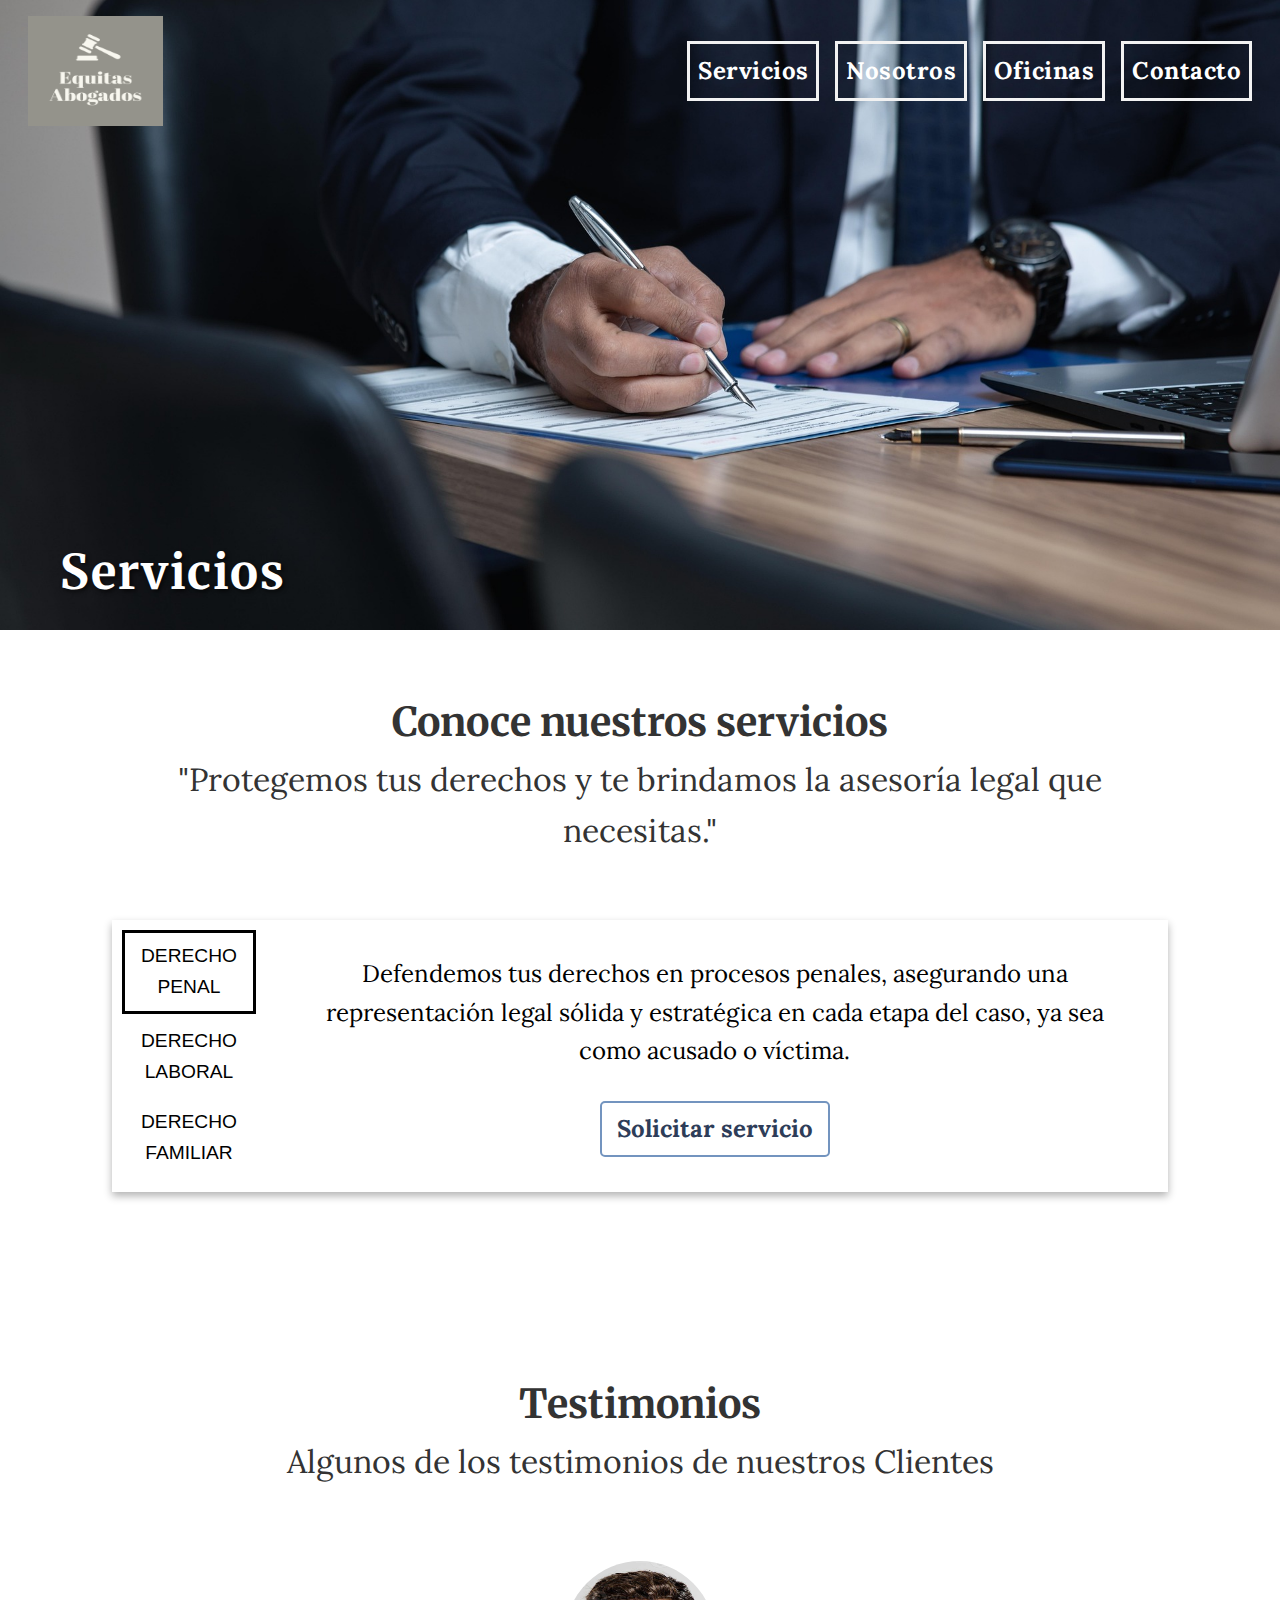
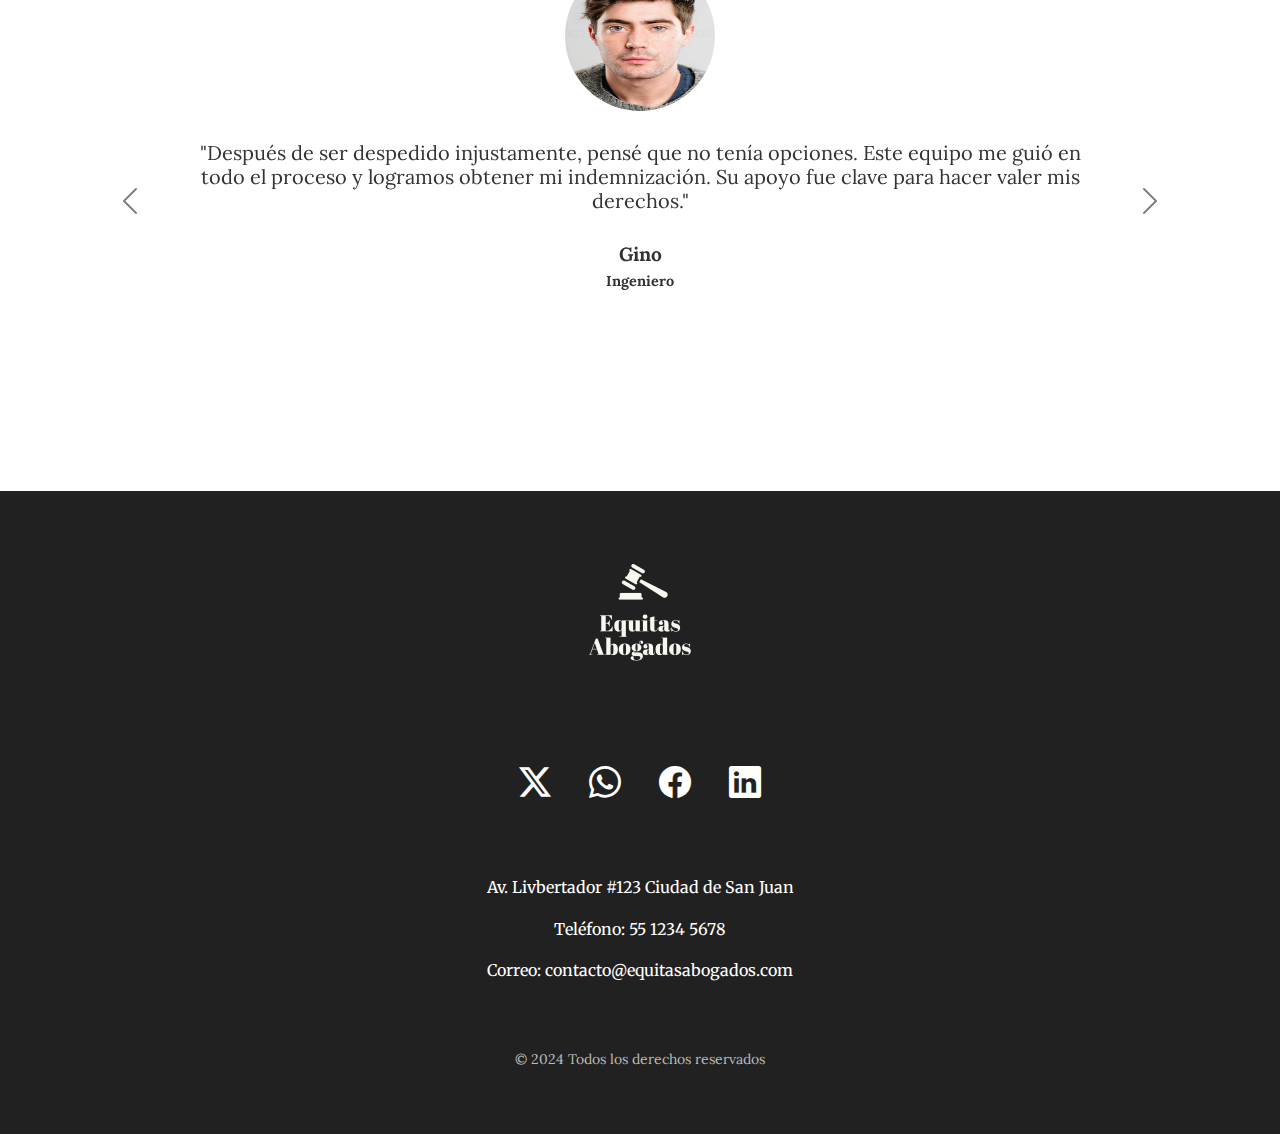
<file: servicios.html>
<!DOCTYPE html>
<html lang="es">
<head>
    <meta charset="UTF-8">
    
    <meta name="description" content="Vortelix">
    <meta name="viewport" content="width=device-width, initial-scale=1.0">
    <!-- Fuentes -->
    <link href="https://fonts.googleapis.com/css2?family=Lora:wght@400;700&family=Merriweather:wght@700&family=Montserrat:wght@600&family=Playfair+Display:ital,wght@1,400&display=swap" rel="stylesheet">

<!-- Bootstrap -->
    <link rel="stylesheet" href="https://cdn.jsdelivr.net/npm/bootstrap-icons@1.11.3/font/bootstrap-icons.min.css">
    <link href="https://cdn.jsdelivr.net/npm/bootstrap@5.3.3/dist/css/bootstrap.min.css" rel="stylesheet" integrity="sha384-QWTKZyjpPEjISv5WaRU9OFeRpok6YctnYmDr5pNlyT2bRjXh0JMhjY6hW+ALEwIH" crossorigin="anonymous">
    <!-- CSS -->
    <link rel="stylesheet" href="style.css">
    <title> Equitas Abogados</title>
    <!-- Favicon -->
    <link rel="icon" href="img/favicon.svg" type="image/x-icon">
</head>
<body>
    <!-- Navbar -->
    <nav class="navbar navbar-expand-lg position-absolute w-100 navbar-light  ">
        <div class="container-fluid">
            <button class="navbar-toggler" type="button" data-bs-toggle="collapse" data-bs-target="#navbar-toggler" aria-controls="navbarTogglerDemo01" aria-expanded="false" aria-label="Toggle navigation">
                <i class="bi bi-list text-white fs-1"></i>      
            </button>
          <a class="navbar-logo d-block d-md-none d-lg-none" href="index.html">
            <img src="img/Equitas Abogados-.png" alt="" class="icono-navbar" id="#logo">
          </a>
            <div class="collapse navbar-collapse" id="navbar-toggler">
                <a class="navbar-logo d-none d-lg-block" href="index.html">
                    <img src="img/Equitas Abogados-.png" alt="" class="icono-navbar" id="#logo">
                </a>
                
                <ul class="navbar-nav d-flex justify-content-center align-items-center gap-3">
                    
                    <li class="nav-item">
                        <a class="nav-link " aria-current="page" href="#servicios">Servicios</a>
                    </li>
                    
                    <li class="nav-item">
                        <a class="nav-link" href="./nosotros.html">Nosotros</a>
                    </li>

                    <li class="nav-item">
                        <a class="nav-link" href="./oficinas.html">Oficinas</a>
                    </li>

                    <li class="nav-item">
                        <a class="nav-link" href="./contacto.html">Contacto</a>
                    </li>
                </ul>
            </div>
        </div>
    </nav>

    <!-- Hero -->
    <section class="hero2">
       
        <div class="container">
            <div class="banner">
                <img src="img/foto-2.jpg" alt="hero-img" class="hero-img">
                <h1 class="hero-title">Servicios</h1>
            </div>
        </div>
        
    </section>

    <!-- Info servicios -->
    <section class="info-servicios">
        <div class="container text-center">
            <div class="py-5">
                <h2>Conoce nuestros servicios</h2>
                <p class="fs-2">"Protegemos tus derechos y te brindamos la asesoría legal que necesitas."</p>
            </div>
            <div class="tablist-content d-flex align-items-start">
                <div class="nav flex-column nav-pills me-3 gap-1" id="v-pills-tab" role="tablist" aria-orientation="vertical">
                  <button class="nav-link active" id="v-pills-home-tab" data-bs-toggle="pill" data-bs-target="#v-pills-home" type="button" role="tab" aria-controls="v-pills-home" aria-selected="true">Derecho Penal</button>
                  <button class="nav-link" id="v-pills-profile-tab" data-bs-toggle="pill" data-bs-target="#v-pills-profile" type="button" role="tab" aria-controls="v-pills-profile" aria-selected="false">Derecho Laboral</button>
                  <button class="nav-link" id="v-pills-messages-tab" data-bs-toggle="pill" data-bs-target="#v-pills-messages" type="button" role="tab" aria-controls="v-pills-messages" aria-selected="false">Derecho Familiar</button>

                </div>
                <div class="tab-content" id="v-pills-tabContent">
                  <div class="tab-pane fade show active" id="v-pills-home" role="tabpanel" aria-labelledby="v-pills-home-tab" tabindex="0">Defendemos tus derechos en procesos penales, asegurando una representación legal sólida y estratégica en cada etapa del caso, ya sea como acusado o víctima. <br><a href="#" class="card-link">Solicitar servicio</a></div>
                  <div class="tab-pane fade" id="v-pills-profile" role="tabpanel" aria-labelledby="v-pills-profile-tab" tabindex="0">Protegemos tus derechos en el ámbito laboral, brindando asesoría y representación en despidos injustificados, indemnizaciones, acoso laboral y otras disputas con empleadores o trabajadores. <br><a href="#" class="card-link">Solicitar servicio</a></div>
                  <div class="tab-pane fade" id="v-pills-messages" role="tabpanel" aria-labelledby="v-pills-messages-tab" tabindex="0">Te acompañamos en asuntos familiares sensibles, como divorcios, custodias, pensiones alimenticias y adopciones, buscando soluciones justas y equilibradas para ti y tus seres queridos. <br><a href="#" class="card-link">Solicitar servicio</a></div>
                </div>
              </div>
        </div>
    </section>

    <!-- Testimonios -->
    <section class="testimonios">
        <div class="container py-5">
            <h2 class="text-center">Testimonios</h2>
            <p class="fs-2 text-center">Algunos de los testimonios de nuestros Clientes</p>
        </div>
        <div id="carouselExample" class="carousel carousel-dark slide">
            <div class="carousel-inner">
              <div class="carousel-item active testimonio-content ">
                    <img src="img/cliente1.jpeg" alt="" class="testimonio-img rounded-circle">
                    <p class="testimonio-text">"Después de ser despedido injustamente, pensé que no tenía opciones. Este equipo me guió en todo el proceso y logramos obtener mi indemnización. Su apoyo fue clave para hacer valer mis derechos."</p>
                    <div class="testimonio-info">
                        <p class="cliente">Gino</p>
                        <p class="cargo">Ingeniero</p>
                    </div>
              </div>
              <div class="carousel-item testimonio-content">
                    <img src="img/cliente2.jpg" alt="" class="testimonio-img rounded-circle">
                    <p class="testimonio-text">"Pasar por un divorcio fue difícil, pero con su ayuda logré un acuerdo justo para mis hijos y para mí. Me dieron confianza y tranquilidad en todo momento. ¡Los recomiendo totalmente!"</p>
                    <div class="testimonio-info">
                        <p class="cliente">Sandra</p>
                        <p class="cargo">Ama de casa</p>
                    </div>
              </div>
                <div class="carousel-item testimonio-content">
                    <img src="img/cliente3.jpeg" alt="" class="testimonio-img rounded-circle">
                    <p class="testimonio-text">"Me encontré en una situación difícil y no sabía a quién acudir. Gracias a su defensa impecable, logramos demostrar mi inocencia. Son abogados comprometidos y altamente profesionales. Eternamente agradecida."</p>
                    <div class="testimonio-info">
                        <p class="cliente">Carlos</p>
                        <p class="cargo">Medico Cirujano</p>
                    </div>
              </div>
            </div>
            <button class="carousel-control-prev" type="button" data-bs-target="#carouselExample" data-bs-slide="prev">
              <span class="carousel-control-prev-icon" aria-hidden="true"></span>
              <span class="visually-hidden">Anterior</span>
            </button>
            <button class="carousel-control-next" type="button" data-bs-target="#carouselExample" data-bs-slide="next">
              <span class="carousel-control-next-icon" aria-hidden="true"></span>
              <span class="visually-hidden">Siguiente</span>
            </button>
          </div>
    </section>


    <!-- Footer -->
    <footer class="footer d-flex flex-column align-items-center justify-content-center gap-4 py-5">
        <img src="img/logo2.png" alt="Logo" id="logo" class="mb-4">
        <div class="iconos-redes-sociales d-flex flex-wrap align-items-center justify-content-center mb-4">
            <a href="https://x.com" target="_blank">
                <i class="bi bi-twitter-x"></i>
            </a>
            <a href="https://www.instagram.com/" target="_blank">
                <i class="bi bi-whatsapp"></i>
            </a>
            <a href="https://www.facebook.com/" target="_blank">
                <i class="bi bi-facebook"></i>
            </a>
            <a href="https://www.linkedin.com/" target="_blank">
                <i class="bi bi-linkedin"></i>
            </a>
        </div>
        <div class="info text-center">
            <p>Av. Livbertador #123 Ciudad de San Juan</p>
            <p>Teléfono: 55 1234 5678</p>
            <p>Correo: contacto@equitasabogados.com</p>
        </div>
        <div class="derechos-autor text-center mt-4">
            <p>&#169; 2024 Todos los derechos reservados</p>
        </div>
    </footer>

    <script>
        document.addEventListener("DOMContentLoaded", function () {
            window.addEventListener("scroll", function () {
                let navbar = document.querySelector(".navbar");
                console.log("Scroll detectado: " + window.scrollY); // Ver si el evento se activa
                if (window.scrollY > 50) {
                    navbar.classList.add("scrolled");
                    console.log("Clase agregada");
                } else {
                    navbar.classList.remove("scrolled");
                    console.log("Clase eliminada");
                }
            });
        });
    </script>

    <script src="https://cdn.jsdelivr.net/npm/bootstrap@5.3.3/dist/js/bootstrap.bundle.min.js" integrity="sha384-YvpcrYf0tY3lHB60NNkmXc5s9fDVZLESaAA55NDzOxhy9GkcIdslK1eN7N6jIeHz" crossorigin="anonymous">
    </script>
</body>
</html>
</file>
<file: style.css>
/* Globales */
:root {
    --verde: #142426;
    --azul: #2E3D59;
    --celeste: #7394BF;
    --gris: #BFBFBF;
    --blanco: ##F2F2F2;
}

body{
    font-family: 'Lora', serif;
    font-weight: 400;
    color: #333333;
    line-height: 1.6;
}

section{
    display: flex;
    flex-direction: column;
    align-items: center;
    justify-content: center;
}

h1, h2, h3 {
    font-family: 'Merriweather', serif;
    font-weight: 700;
    font-size: 2.5rem;
}

button, .cta {
    font-family: 'Montserrat', sans-serif;
    font-weight: 600;
    text-transform: uppercase;
    color: #ffffff;
    background-color: #004080;
    padding: 10px 20px;
    border-radius: 5px;
}


a{
    text-decoration: none;  
}



/* Navbar */

.navbar{
    padding: 1rem;
    background-color: transparent;
    position: fixed;
    top: 0;
    left: 0;
    width: 100%;
    z-index: 1000; /* Asegura que esté por encima del hero */
    transition: background-color 0.3s ease;
}

.navbar.scrolled {
    position: fixed !important;
    top: 0;
    left: 0;
    width: 100%;
    background-color: var(--verde); /* Cambia el fondo al hacer scroll */
    box-shadow: 0px 4px 10px rgba(0, 0, 0, 0.1);
    z-index: 1000;
    
}

.navbar-collapse{
    align-items: center;
    justify-content: space-between;
    
}

.navbar-logo {
    display: flex;
    align-items: center;
    gap: 2rem;
    color: black;
    font-size: 1.5rem;
}

.nav-item{
    font-size: 1.5rem;
    border: #f2f2f2 solid;
    padding: 0;
    transition: transform 0.3s ease-in-out;
    
}

.nav-item a{
    color: white !important;
    font-weight: 700;
    letter-spacing: 0.02em;
}

.nav-item:hover {
    transform: scale(1.1); /* Aumenta el tamaño en un 10% */
    color: white;
}


.icono-navbar{
    width: 86px; 
    height: 86px;
}

.navbar-logo img{
    width: 135px;
    height: 110px;
}




/* Hero */
.hero {
    position: relative;
    display: flex;
    align-items: center;
    justify-content: center;
    overflow: hidden;
}

.hero2 {
    position: relative;
    width: 100%;
    height: 70vh;
    display: flex;
    align-items: center;
    justify-content: center;
    overflow: hidden;
}



.hero2 .hero-img {
    width: 100%;
    height: 100%;
    object-fit: cover;
    object-position: center;
    position: absolute;
    top: 0;
    left: 0;
    z-index: 0; 
}


.hero2 .overlay {
    position: absolute;
    top: 0;
    left: 0;
    width: 100%;
    height: 100%;
    background: rgba(0, 0, 0, 0.5); 
}


.hero2 .hero-title {
    position: absolute;
    bottom: 20px;
    left: 60px;
    color: white;
    font-size: 3rem;
    font-weight: bold;
    letter-spacing: 0.03em;
    text-shadow: 2px 2px 4px rgba(0, 0, 0, 0.7);
    z-index: 2; 
}
.carousel-inner, .carousel-item, .carousel-img {
    width: 100%;

}

.carousel-overlay {
    position: absolute;
    top: 0;
    left: 0;
    width: 100%;
    height: 100%;
    background: rgba(0, 0, 0, 0.4); /* Overlay oscuro */
    z-index: 1;
}

.carousel-caption {
    position: absolute;
    top: 50%;
    left: 50%;
    transform: translate(-50%, -50%);
    text-align: center;
    color: white;
    padding: 20px;
    border-radius: 10px;
    width: 60%;
    z-index: 2; 
}

.carousel-caption h1{
    font-size: 4.5rem;
}
.carousel-caption p{
    font-size: 2rem;
}
.carousel-img {
    object-fit: cover;
    width: 100%;
    height: 100%;
    
}
.navbar button{
    border-color: #F2F2F2;
}


/* Servicios */
.servicios{
    height:fit-content;
    margin: auto;
    padding: 20px;
}

.servicios .card {
    border: none;
    border-radius: 15px;
    overflow: hidden;
    transition: transform 0.3s ease, box-shadow 0.3s ease;
    background: linear-gradient(145deg, #ffffff, #f8f9fa);
    box-shadow: 0 4px 8px rgba(0, 0, 0, 0.3);
    margin-bottom: 1rem; /* Añade margen inferior */
}

.servicios .card-body {
    padding: 2rem;
    text-align: center;
}

.servicios .card-title {
    font-size: 1.5rem;
    font-weight: bold;
    color: #333;
    margin-bottom: 1rem;
}

.servicios .card-text {
    font-size: 1.5rem;
    color: #555;
    margin-bottom: 1.5rem;
}

.servicios .card-link {
    text-decoration: none;
    color: var(--azul);
    font-weight: bold;
    transition: color 0.3s ease, background-color 0.3s ease, padding 0.3s ease;
    display: inline-block;
    padding: 7px 20px;
    border: 2px solid var(--celeste);
    border-radius: 5px;
    background-color: transparent;
    font-family: 'Merriweather', sans-serif;
}


.servicios .card-link:hover {
    color: #ffffff;
    background-color: var(--azul);
    border-color: var(--celeste);
    padding: 7px 24px;
}

.servicios .card-link::after {
    
    margin-left: 5px;
    transition: margin-left 0.3s ease;
}

.servicios .card-link:hover::after {
    margin-left: 10px;
}

.servicios .bi {
    font-size: 3rem;
    color: #007bff;
    margin-bottom: 1rem;
}



.tit-servicio {
    color: black;
}

.tit-servicio h1 {
    font-size: 3rem;
    color: #333;
}

.tit-servicio p {
    font-size: 2rem;
}


/* FAQ */
.faq {
    padding: 100px;
    padding-top: 20px;
    border-top: solid 2px #3333332f;
}

.faq h2 {
    color: #333;
}

.accordion-item {
    border-top: solid 1px var(--celeste);
    border-radius: 0 !important ; 
    background-color: #F2F2F2;
    cursor: pointer;
    
}


.accordion-header {
    border-bottom: 1px solid var(--celeste); 
    border-radius: 0 !important; 
    
}
.accordion-header button{
    font-size: 1.5rem;
    font-weight: 500;
    color: black;
}


.accordion-button:hover{
    background-color: #7394bf7b;
}

.accordion-button {
    border-radius: 0 !important; 
    border: none;
    background-color: #F2F2F2;
    color: #333;
    transition: background-color 0.3s ease, color 0.3s ease; 
    font-family: 'Merriwather', sans-serif;
}

.accordion-button:not(.collapsed) {
    color: #333;
    
    box-shadow: none;
}

.accordion-button:focus {
    box-shadow: none;
}

.accordion-body {
    border-top: 1px solid #7394bf7b; 
    border-radius: 0 !important; 
    font-size: 1.2rem;
}


/* Footer */

footer {
    background-color: #212121;
    color: white;
    padding: 40px 20px;
    text-align: center;
}

footer img {
    width: 150px;
    height: auto;
}

.iconos-redes-sociales {
    margin: 20px 0;
}

.iconos-redes-sociales a {
    width: 50px;
    height: 50px;
    display: flex;
    align-items: center;
    justify-content: center;
    margin: 0 10px;
    transition: transform 0.3s ease, color 0.3s ease;
}

.iconos-redes-sociales a:hover {
    transform: scale(1.1);
}

.iconos-redes-sociales i {
    color: white;
    font-size: 2rem;
    transition: color 0.3s ease;
}

.iconos-redes-sociales a:hover i {
    color: var(--celeste);
}

.info {
    font-family: 'Merriweather', serif;
    font-size: 1rem;
    margin-top: 20px;
}

.derechos-autor {
    font-size: 0.875rem;
    color: #bbb;
    margin-top: 20px;
}

/*Pagina Servicios*/

.info-servicios{
    padding: 100px;
    padding-top: 20px;
    
}

.tablist-content{
    padding: 10px;
    box-shadow: 0 4px 8px rgba(0, 0, 0, 0.3);
}


.tablist-content .nav-link{
    color: black;
    font-size: 1.2rem;
    font-family: 'Marriweather', sans-serif;
    font-weight: 500;
}

.nav-link.active{
    color: black !important;
    background-color: white!important;
    border-radius: 0 !important;
    border: solid 3px black;
}

.tab-pane{
    color: black;
    font-size: 1.5rem;
    font-style:'Lora', sans-serif;
    padding: 25px;
}

.tab-pane a{
    margin-top: 30px;
    text-decoration: none;
    color: var(--azul);
    font-weight: bold;
    transition: color 0.3s ease, background-color 0.3s ease, padding 0.3s ease;
    display: inline-block;
    padding: 7px 15px;
    border: 2px solid var(--celeste);
    border-radius: 5px;
    background-color: transparent;
}


.tab-pane a:hover {
    color: #ffffff;
    background-color: var(--azul);
    border-color: var(--celeste);
    padding: 7px 20px;
}

.tab-pane a::after {
    
    margin-left: 5px;
    transition: margin-left 0.3s ease;
}
.tab-pane a:hover::after {
    margin-left: 10px;
}

.testimonios{
    padding: 40px 40px 40px 40px;
}



.testimonios .carousel-item{
    height: 500px;
}

.testimonio-img{
    width: 150px;
    height: 150px;
    margin: 10px 10px 20px 10px;
}

.testimonio-content {
    width: 100%;
    height: 100%;
    text-align: center;
    
}

.testimonio-text{
    padding: 10px 150px;
    line-height: 1.2;
    font-size: 20px;
    text-align: center;
}

.testimonio-info{
    font-weight: bold;
    
}

.testimonio-info p{
    margin-bottom: 0;
}

.testimonio-info .cliente{
    font-size: 1.2rem;
}

.testimonio-info .cargo{
    font-size: 0.9rem;
}

/* Nosotros */

.timeline {
    position: relative;
    max-width: 800px;
    margin: auto;
    padding: 20px ;
}
.timeline::after {
    content: '';
    position: absolute;
    width:4px;
    background-color: var(--celeste);
    top: 0;
    bottom: 0;
    left: 50%;
    margin-left: -2px;
}
.timeline-item {
    position: relative;
    width: 50%;
    padding: 20px;
}
.timeline-item:nth-child(odd) {
    left: 0;
    text-align: right;
    
}



.timeline-item:nth-child(even) {
    left: 50%;
    text-align: left;
}
.timeline-item::before {
    content: "";
    position: absolute;
    width: 25px;
    height: 25px;
    background-color: #fff;
    border: 4px solid var(--celeste);
    border-radius: 50%;
    top: 25px;
    left:  calc(50% - 10px);
    transform: translateX(-50%);
    z-index: 1;
}

.timeline-card {
    border-radius: 10px;
    box-shadow: 0 4px 8px rgba(0,0,0,0.1);
}




/* Formulario de contacto */
.contact-form-section {
    background-color: #f8f9fa;
    padding: 60px 0;
}

.contact-form-section h2 {
    font-family: 'Merriweather', serif;
    font-weight: 700;
    color: #333;
    letter-spacing: 0.05em;
}

.contact-form-section .form-label {
    font-family: 'Lora', serif;
    font-weight: 400;
    color: #333333;
}

.contact-form-section .form-control {
    border: 1px solid #2E3D59;
    border-radius: 5px;
}

.contact-form-section .btn-primary {
    background-color: #2E3D59;
    border: none;
    font-family: 'Montserrat', sans-serif;
    font-weight: 600;
    text-transform: uppercase;
    letter-spacing: 0.05em;
    transition: background-color 0.3s ease;
}

.contact-form-section .btn-primary:hover {
    background-color: #142426;
}


/* Oficinas */

.oficinas{
    margin: 10px 150px;
    padding: 40px;
}

.proyecto img{
    height: 100%;
    width: 100%;
    padding: 10px;
    border-radius: 10px;
    display: block;
    transition: all 0.2s ease;
}

.modal-header{
    color: black;
}

.modal-header h5{
    font-weight: 500;
}


.modal-body{
    padding: 2rem;
    color: black;
}

.proyectos-contenedor{
    padding-top: 60px ;
    margin-bottom: 40px;
}

.overlay{
    transition: all 0.2s ease;
    opacity: 0;
    position: absolute;
    top: 50%;
    left: 50%;
    transform: translate(-50%, -50%);
    text-align: center;
}

.overlay p{
    font-size: 25px;
    font-weight: bold;
    margin-bottom: 0;
    color: black;
}


.proyecto{
    position: relative;
}

.proyecto:hover img{
    opacity: 0.4;
}

.proyecto:hover .overlay{
    opacity: 1;
}

.overlay i{
    color: black;
    font-size: 60px;
    margin: 10px;
}

.btn-secondary{
    color: black;
    font-size: 1.2rem;
    font-style:'Lora', sans-serif;
    padding: 25px;
    text-decoration: none;
    color: var(--azul);
    font-weight: bold;
    transition: color 0.3s ease, background-color 0.3s ease, padding 0.3s ease;
    display: inline-block;
    padding: 7px 15px;
    border: 2px solid var(--celeste);
    border-radius: 5px;
    background-color: transparent;
}

.btn-secondary:hover {
    color: #ffffff;
    background-color: var(--azul);
    border-color: var(--celeste);
    padding: 7px 20px;
}

.btn-secondary::after {
    
    margin-left: 5px;
    transition: margin-left 0.3s ease;
}

.btn-secondary:hover::after {
    margin-left: 5px;
    margin-right: 5px;
}

.modal-footer{
    justify-content: center;
}

.boton button{
    border: solid 2px var(--celeste);
    font-family: 'Lora', serif;
    font-weight: bold;
    font-size: 1.2rem;
    text-transform: none;
    transition: transform 0.3s ease-in-out;
}

.boton button:hover {
    transform: scale(1.1);
    border-color: var(--celeste);
}

/* Diseño responsivo */

@media screen and (max-width: 1280px){
    .oficinas{
        margin: 0;
        
    }
    
    
}


@media (min-width: 965px) {
    .timeline-item:nth-child(odd)::before {
        left: calc(96% + 15px); 
        transform: translateX(-50);
        
    }
    .timeline-item:nth-child(even)::before {
        left: calc(-4% + 15px); 
        
        
    }
}


@media screen and (max-width: 575px) {
    .overlay p{
        font-size: 20px;
    }
    .overlay i{
        font-size: 40px;
    }

    .carousel-caption h1{
        font-size: 2.5rem;
    }
    .carousel-caption p{
        font-size: 1.5rem;
    }
    .carousel-inner, .carousel-item {
        height: 50vh;
    }

    h2{
        font-size: 2rem;
    }
    .tit-servicio h1 {
        font-size: 2rem; 
    }
    .tit-servicio p {
        font-size: 1.5rem; 
    }
    
    .faq{
        padding: 0;
        padding-bottom: 100px;
    }

    .faq h2{
        text-align: center;
    }
    .accordion-header button{
        font-size: 1rem;
    }

    .info-servicios{
        line-height: normal;
    }
    .testimonio-text {
        padding: 10px 50px;
        font-size: 1.1rem;
    }

    iframe{
        width: 325px;
    }

    .timeline::after {
        left: 15px;
    }
    .timeline-item {
        padding-left: 30px;
    }
    .timeline-item::before {
        left: 15px;
        width: 15px;
        height: 15px;
        border-width: 3px;
    }
    .timeline-card {
        font-size: 14px;
        padding: 10px;
    }

}


@media screen and (max-width: 768px) {
    .navbar-brand{
        display: none;
    }
    
    .navbar a{
        font-size: 1.2rem;
    }
    

    .carousel-inner, .carousel-item {
        height: 60vh;
    }
    
    .nav-item{
        font-size: 0.8rem;
        padding-right: 0.5rem;
        padding-left: 0.5rem;
    }

    .navbar-logo img{
        width: 103px;
        height: 85px;
    }
    .navbar-collapse {
        padding: 1rem;
        margin-top: 10px;
    }
    
    .tab-pane{
        font-size: 1.2rem;
    }

    .info-servicios{
        padding: 10px;
        line-height: 1.4;
    }

    .tablist-content .nav-link{
        font-size: 1rem;
    }

}

@media screen and (min-width: 700px) {
    .hero-inferior-img{
        max-width: 600px;
    }

    .timeline-item {
        padding-left: 40px;
    }
    .timeline-item::before {
        left: 20px;
    }

}

@media screen and (max-width: 975px){
    .navbar{
        background-color: var(--verde);
    }

    .navbar li{
        border: none;
    }

    .info-servicios{
        padding: 10px;
        padding-top: 50px;
    }

    .timeline::after {
        left: 25px;
    }
    .timeline-item {
        width: 100%;
        left: 0 !important;
        padding-left: 50px;
        text-align: left !important;
    }
    .timeline-item::before {
        left: 25px;
    

}

}
</file>
